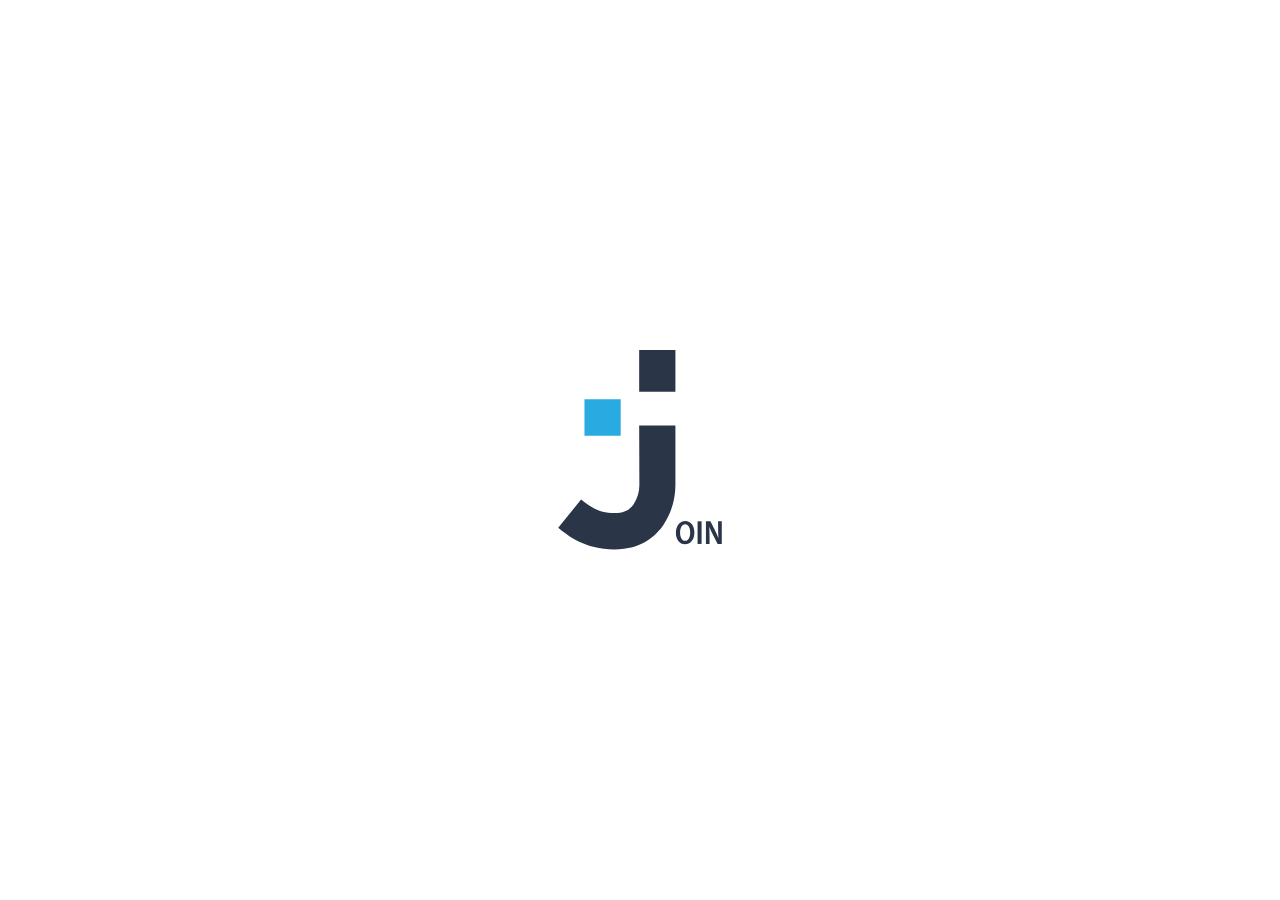
<file: index.html>
<!DOCTYPE html>
<html lang="en">

<head>
  <meta charset="UTF-8">
  <meta name="viewport" content="width=device-width, initial-scale=1.0">
  <title>Login Page</title>
  <link rel="icon" type="image/x-icon" href="./assets/icons/flavicon.png" />
  <link rel="stylesheet" href="./styles/add-task.css">
  <link rel="stylesheet" href="./styles/login.css">
  <link rel="stylesheet" href="./styles/reset.css">
  <link rel="stylesheet" href="./style.css">
  <script src="./scripts/api.js"></script>
  <script src="./scripts/add-task.js"></script>
  <script src="./scripts/signup.js"></script>
  <script src="./scripts/login.js"></script>
  <script src="./script.js"></script>
</head>

<body>
    <div class="logo-overlay">
        <img src="./assets/icons/join-logo.svg" class="logo" alt="-join-logo">
    </div>

<div class="content">
  <header class="header">
    <div class="logo">
      <img src="./assets/icons/join-logo.svg" alt="join-logo" class="join-logo">
    </div>
    <div class="signup">
      <span>Not a Join user?</span>
      <a href="./html-templates/signup.html" class="signup-btn">Sign up</a>
    </div>
  </header>

  <main class="main">
    <div class="login-container">
      <h1 class="login-title">Log in</h1>
      <div class="underline"></div>
      <form class="login-form" onsubmit="preventFromSubmit(event)">
        <div class="input-container password-margin">
          <input type="email" placeholder="Email" name="email" data-field="email" oninput="activateLogin()">
          <img src="./assets/icons/mail.svg" alt="envelope-icon" class="signup-icon">
        </div>
        <div class="error-message" id="email-error"></div>
        <div class="success-message" id="email-success"></div>
        <div class="input-container">
          <input type="password" class="password-field" name="password" placeholder="Password" data-field="password"
            oninput="toggleLockIcon(event, 'firstLock', 'firstEye'); activateLogin()">
          <img src="./assets/icons/lock.svg" alt="lock-icon" class="signup-icon" id="firstLock">
          <img src="./assets/icons/eye-icon.svg" alt="lock-icon" class="signup-icon" style="display: none;"
            id="firstEye" onclick="toggleInputType(event, 'password')">
        </div>
        <p class="error-signup" data-field="errorPassword"></p>
        <div class="button-group">
          <button type="submit" class="btn primary" id="login-btn" onclick="handleLogin()" disabled>Log in</button>
          <button type="button" class="btn secondary" onclick="guestLogin()">Guest Log in</button>
        </div>
      </form>
    </div>
  </main>
  <div class="signup-2">
    <span>Not a Join user?</span>
    <a href="./html-templates/signup.html" class="signup-btn">Sign up</a>
  </div>
  <footer>
    <div class="Legal-texts">
      <span class="Privacy-text"><a href="../html-templates/privacy-policy.html?msg=privacy" class="link">Privacy Policy</a></span>
      <span class="Privacy-text"><a href="./html-templates/legal-notice.html?msg=privacy" class="link">Legal notice</a></span>
    </div>
  </footer>
</div>
</body>

</html>
</file>
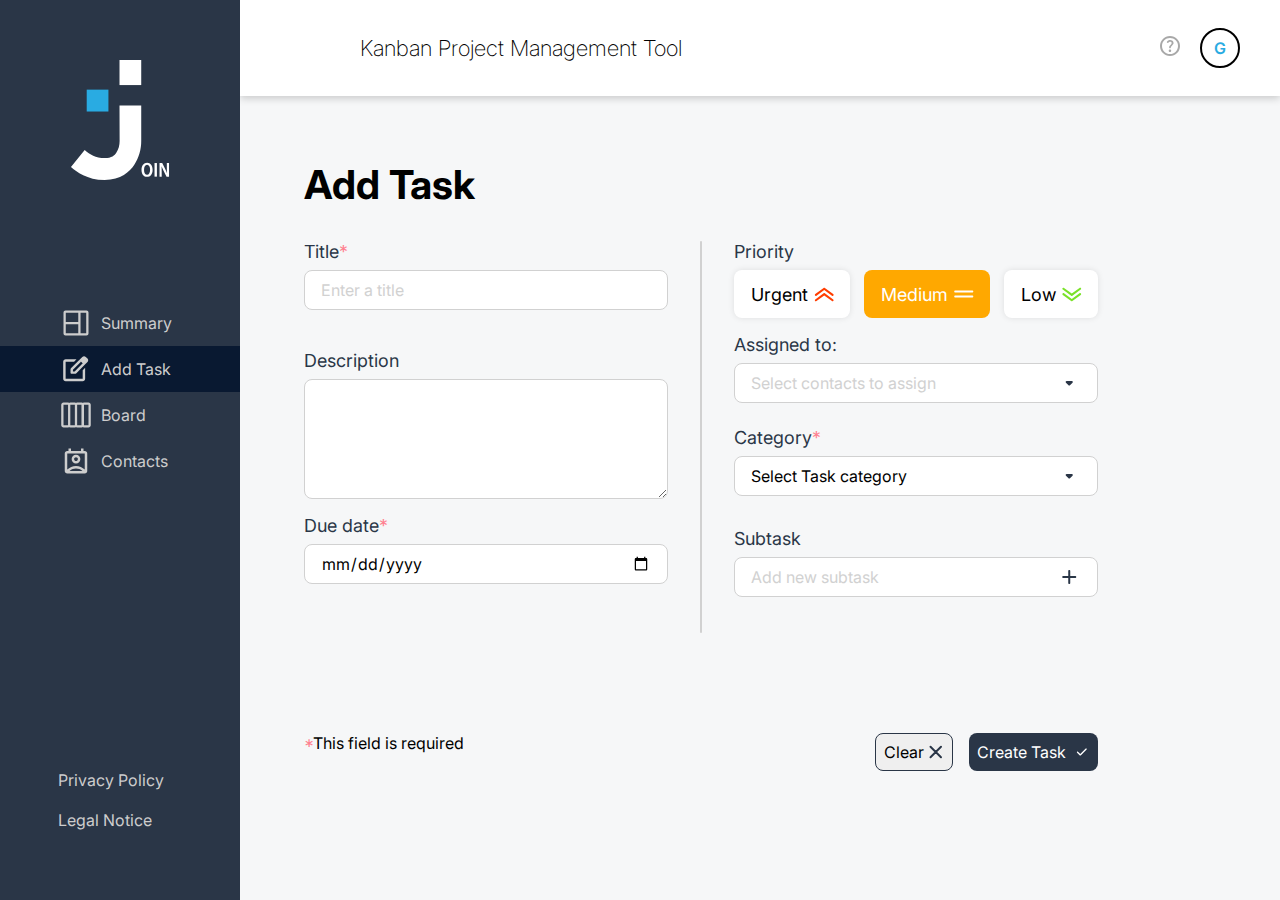
<file: html-templates/add-task.html>
<!DOCTYPE html>
<html lang="en">

<head>
    <meta charset="UTF-8">
    <meta name="viewport" content="width=device-width, initial-scale=1.0">
    <title>Add-Task</title>

    <link rel="icon" type="image/x-icon" href="../assets/icons/flavicon.png" />
    <link rel="stylesheet" href="../style.css">
    <link rel="stylesheet" href="../styles/siderbar.css">
    <link rel="stylesheet" href="../styles/add-task.css">
    <link rel="stylesheet" href="../styles/navbar.css">
    <link rel="stylesheet" href="../styles/right-content-wrapper.css">
    <link rel="stylesheet" href="../styles/reset.css">
    <link rel="stylesheet" href="../styles/board.css">
    <link rel="stylesheet" href="../styles/summary.css">

    <script src="../scripts/api.js"></script>
    <script src="../scripts/templates.js"></script>
    <script src="../scripts/add-task.js"></script>
    <script src="../script.js"></script>
</head>

<body onload="initAddTaskPage(); initializeNavbar()">
    <div class="sidebar-wrapper">
        <img class="join-logo" src="../assets/icons/join-dark.svg" alt="join-logo">
        <nav class="nav-wrapper">
            <ul>
                <li class="nav-link">
                    <div class="img-wrapper">
                        <img src="../assets/icons/summary.svg" alt="summary">
                    </div>
                    <a href="summary.html" data-task="navLink">Summary</a>
                </li>
                <li class="nav-link selected">
                    <div class="img-wrapper">
                        <img src="../assets/icons/add-task.svg" alt="add-task">
                    </div>
                    <a href="add-task.html" data-task="navLink">Add Task</a>
                </li>
                <li class="nav-link">
                    <div class="img-wrapper">
                        <img src="../assets/icons/board.svg" alt="board">
                    </div>
                    <a href="board.html" data-task="navLink">Board</a>
                </li>
                <li class="nav-link">
                    <div class="img-wrapper">
                        <img src="../assets/icons/contacts.svg" alt="contacts">
                    </div>
                    <a href="contacts.html" data-task="navLink">Contacts</a>
                </li>
            </ul>
            <ul class="bottom-links">
                <li class="nav-link"><a href="privacy-policy.html" data-task="navLink">Privacy Policy</a></li>
                <li class="nav-link"><a href="legal-notice.html" data-task="navLink">Legal Notice</a></li>
            </ul>
        </nav>
    </div>

    <main id="right-content-wrapper">
        <section id="navbar">
            <nav class="navbar">
                <img class="join-logo-nav" src="../assets/icons/join-logo.svg" alt="join logo">
                <h2>
                    Kanban Project Management Tool
                </h2>
                <div class="nav-imgs">
                    <a href="../html-templates/help.html">
                        <img class="help-symbol" src="../assets/icons/help.svg" alt="help-symbol">
                    </a>
                    <button class="profile-picture" onclick="toggleMenu()"></button>
                </div>
            </nav>
            <div class="menu-container">
                <div class="menu" id="menu">
                    <a href="../html-templates/help.html" class="menu-item help-page">Help</a>
                    <a href="./legal-notice.html" class="menu-item">Legal Notice</a>
                    <a href="./privacy-policy.html" class="menu-item">Privacy Police</a>
                    <a href="../index.html" class="menu-item">Log out</a>
                </div>
            </div>
        </section>

        <div class="create-task-container">
            <h1 class="header-task">Add Task</h1>
            <form class="tasks-form-container" action="" onsubmit="preventFromSubmit(event)">
                <div class="addTask-Container" id="firstTaskContainer"></div>
                <div class="divider-vertical"></div>
                <div class="addTask-Container" id="secondTaskContainer"></div>
            </form>
            <div class="task-controls">
                <p><span class="red-font">*</span>This field is required</p>
                <div class="task-control-btns">
                    <button id="clear-btn" class="btn-clear"
                        onclick="loadTaskFormTemplate('firstTaskContainer', 'secondTaskContainer')">
                        Clear
                        <div class="clear-icon"></div>
                    </button>
                    <button class="btn-create" onclick="createTaskForm(); runInitIfValid()">
                        Create Task
                        <img src="../assets/icons/check.svg" alt="">
                    </button>
                </div>
            </div>
        </div>
    </main>

</body>

</html>
</file>
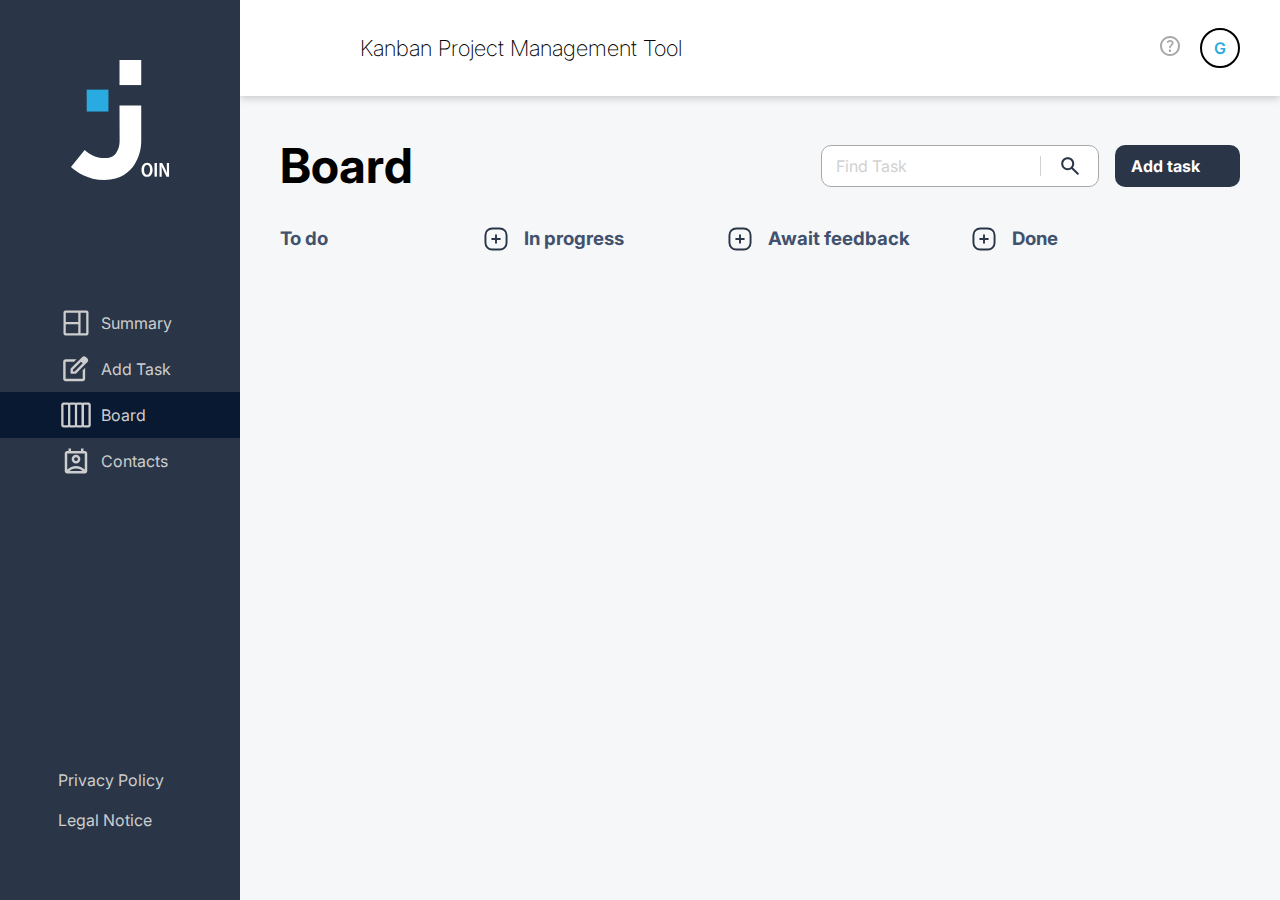
<file: html-templates/board.html>
<!DOCTYPE html>
<html lang="en">

<head>
    <meta charset="UTF-8">
    <meta name="viewport" content="width=device-width, initial-scale=1.0">
    <title>Join</title>

    <link rel="icon" type="image/x-icon" href="../assets/icons/flavicon.png" />
    <link rel="stylesheet" href="../style.css">
    <link rel="stylesheet" href="../styles/reset.css">
    <link rel="stylesheet" href="../styles/siderbar.css">
    <link rel="stylesheet" href="../styles/navbar.css">
    <link rel="stylesheet" href="../styles/board.css">
    <link rel="stylesheet" href="../styles/right-content-wrapper.css">
    <link rel="stylesheet" href="../styles/summary.css">
    <link rel="stylesheet" href="../styles/add-task.css">

    <script src="../scripts/api.js"></script>
    <script src="../scripts/board.js"></script>
    <script src="../scripts/templates.js"></script>
    <script src="../scripts/add-task.js"></script>
    <script src="../script.js"></script>
</head>

<body onload="initializeNavbar()">
    <div class="sidebar-wrapper">
        <img class="join-logo" src="../assets/icons/join-dark.svg" alt="join-logo">
        <nav class="nav-wrapper">
            <ul>
                <li class="nav-link">
                    <div class="img-wrapper">
                        <img src="../assets/icons/summary.svg" alt="summary">
                    </div>
                    <a href="summary.html" data-task="navLink">Summary</a>
                </li>
                <li class="nav-link">
                    <div class="img-wrapper">
                        <img src="../assets/icons/add-task.svg" alt="add-task">
                    </div>
                    <a href="add-task.html" data-task="navLink">Add Task</a>
                </li>
                <li class="nav-link selected">
                    <div class="img-wrapper">
                        <img src="../assets/icons/board.svg" alt="board">
                    </div>
                    <a href="board.html" data-task="navLink">Board</a>
                </li>
                <li class="nav-link">
                    <div class="img-wrapper">
                        <img src="../assets/icons/contacts.svg" alt="contacts">
                    </div>
                    <a href="contacts.html" data-task="navLink">Contacts</a>
                </li>
            </ul>
            <ul class="bottom-links">
                <li class="nav-link"><a href="privacy-policy.html" data-task="navLink">Privacy Policy</a></li>
                <li class="nav-link"><a href="legal-notice.html" data-task="navLink">Legal Notice</a></li>
            </ul>
        </nav>
    </div>

    <main id="right-content-wrapper">

        <section id="navbar">
            <nav class="navbar">
                <img class="join-logo-nav" src="../assets/icons/join-logo.svg" alt="join logo">
                <h2>
                    Kanban Project Management Tool
                </h2>
                <div class="nav-imgs">
                    <a href="../html-templates/help.html">
                        <img src="../assets/icons/help.svg" class="help-symbol" alt="help-symbol">
                    </a>
                    <button class="profile-picture" onclick="toggleMenu()"></button>
                </div>
            </nav>
            <div class="menu-container">
                <div class="menu" id="menu">
                    <a href="../html-templates/help.html" class="menu-item help-page">Help</a>
                    <a href="../html-templates/legal-notice.html" class="menu-item">Legal Notice</a>
                    <a href="../html-templates/privacy-policy.html" class="menu-item">Privacy Police</a>
                    <a href="../index.html" class="menu-item">Log out</a>
                </div>
            </div>
        </section>

        <section id="content-wrapper">
            <div class="board-wrapper">
                <header class="board-header">
                    <div class="mobile-header">
                        <h1>Board</h1>
                        <button class="add-btn add-btn-mobile hidden" id="add-task-btn-mobile"
                            onclick="addTask('to-do')">
                            <span class="add-task-text">Add task</span>
                            <img src="../assets/icons/add.svg" alt="Add" class="add-icon">
                        </button>
                    </div>
                    <div style="display: flex;">
                        <div class="search-field-wrapper search-field-wrapper-desktop">
                            <input type="search" placeholder="Find Task" id="search-input" class="search-field"
                                oninput="searchTasks()">
                            <span class="search-devider"></span>
                            <img src="../assets/icons/search.svg" alt="Search" class="search-icon">
                        </div>
                        <button class="add-btn add-btn-desktop" id="add-task-btn" onclick="addTask('to-do')">
                            <span class="add-task-text">Add task</span>
                            <img src="../assets/icons/add.svg" alt="Add" class="add-icon">
                        </button>
                    </div>
                    <div class="search-field-wrapper search-field-wrapper-mobile hidden">
                        <input type="search" placeholder="Find Task" id="search-input" class="search-field"
                            oninput="searchTasks()">
                        <span class="search-devider"></span>
                        <img src="../assets/icons/search.svg" alt="Search" class="search-icon">
                    </div>
                </header>

                <div class="board">
                    <div class="column" data-task="to-do">
                        <div class="column-header">
                            <h3>To do</h3>
                            <a href="../html-templates/add-task.html">
                                <img src="../assets/icons/plus_button.svg" alt="plus-button">
                            </a>
                        </div>
                        <div class="task-wrapper" ondrop="dropHandler(event, 'to-do')"
                            ondragover="dragoverHandler(event)"></div>
                    </div>

                    <div class="column" data-task="in-progress">
                        <div class="column-header">
                            <h3>In progress</h3>
                            <a href="../html-templates/add-task.html"></a>
                                <img src="../assets/icons/plus_button.svg" alt="plus-button">
                            </a>
                        </div>
                        <div class="task-wrapper" ondrop="dropHandler(event, 'in-progress')"
                            ondragover="dragoverHandler(event)"></div>
                    </div>

                    <div class="column" data-task="await-feedback">
                        <div class="column-header">
                            <h3>Await feedback</h3>
                            <a href="../html-templates/add-task.html"></a>
                                <img src="../assets/icons/plus_button.svg" alt="plus-button">
                            </a>
                        </div>
                        <div class="task-wrapper" ondrop="dropHandler(event, 'await-feedback')"
                            ondragover="dragoverHandler(event)"></div>
                    </div>

                    <div class="column" data-task="done">
                        <div class="column-header">
                            <h3>Done</h3>
                        </div>
                        <div class="task-wrapper" ondrop="dropHandler(event, 'done')"
                            ondragover="dragoverHandler(event)"></div>
                    </div>
                </div>
                <div class="no-results hidden">No tasks found</div>
            </div>
        </section>
    </main>

    <div class="add-task-board d-none" id="add-task-board" onclick="closeAddTask()">
        <div class="task-overlay center_element transit" id="task-overlay" onclick="onclickProtection(event)">
            <h1>Add Task <button class="close-task" onclick="closeAddTask(); resetTaskData()"></button></h1>
            <form class="board-tasks-container" onsubmit="preventFromSubmit(event)">
                <div class="addTask-Container" id="firstBoardAddTask"></div>
                <div class="divider-vertical"></div>
                <div class="addTask-Container" id="secondBoardAddTask"></div>
            </form>
            <div class="task-controls">
                <p><span class="star-important">*</span>This field is required</p>
                <div class="task-control-btns">
                    <button class="btn-clear">
                        Clear
                        <div class="clear-icon"></div>
                    </button>
                    <button class="btn-create" onclick="renderTaskFromBoard()">
                        Create Task
                        <img src="../assets/icons/check.svg" alt="">
                    </button>
                </div>
            </div>
        </div>
    </div>

    <div id="overlay" class="overlay hidden" onclick="closeOverlay()"></div>
</body>

</html>
</file>
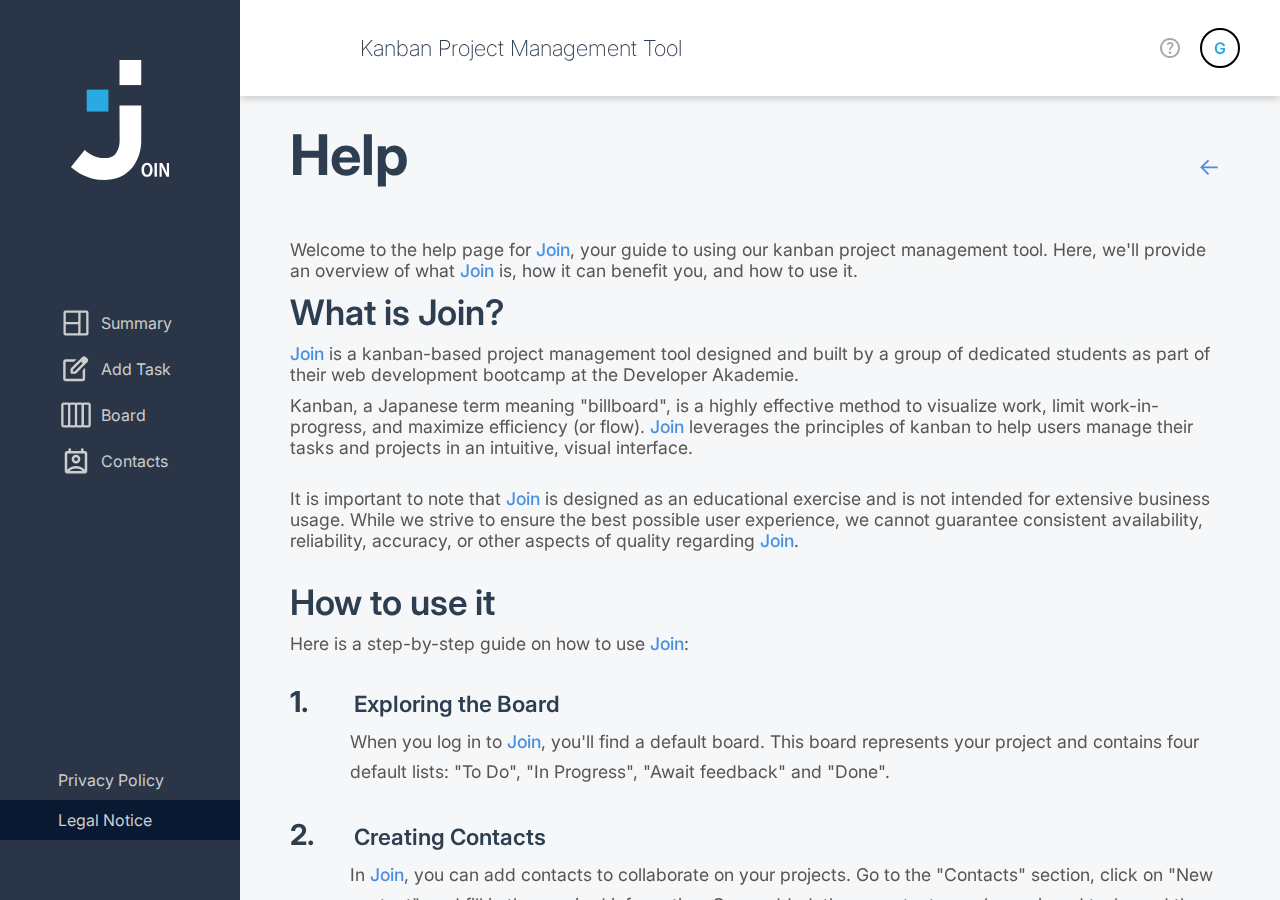
<file: html-templates/help.html>
<!DOCTYPE html>
<html lang="en">

<head>
    <meta charset="UTF-8">
    <meta name="viewport" content="width=device-width, initial-scale=1.0">
    <title>Help</title>

    <link rel="icon" type="image/x-icon" href="../assets/icons/flavicon.png" />
    <link rel="stylesheet" href="../style.css">
    <link rel="stylesheet" href="../styles/reset.css">
    <link rel="stylesheet" href="../styles/siderbar.css">
    <link rel="stylesheet" href="../styles/add-task.css">
    <link rel="stylesheet" href="../styles/help.css">
    <link rel="stylesheet" href="../styles/navbar.css">
  

    <script src="../scripts/api.js"></script>
    <script src="../scripts/templates.js"></script>
    <script src="../script.js"></script>
</head>

<body onload="initializeNavbar(); isPrivacyMessage()" class="main-flexbox">
    <div class="sidebar-wrapper">
        <img class="join-logo" src="../assets/icons/join-dark.svg" alt="join-logo">
        <nav class="nav-wrapper">
            <ul>
                <li class="nav-link">
                    <div class="img-wrapper">
                        <img src="../assets/icons/summary.svg" alt="summary">
                    </div>
                    <a href="summary.html" data-task="navLink">Summary</a>
                </li>
                <li class="nav-link">
                    <div class="img-wrapper">
                        <img src="../assets/icons/add-task.svg" alt="add-task">
                    </div>
                    <a href="add-task.html" data-task="navLink">Add Task</a>
                </li>
                <li class="nav-link">
                    <div class="img-wrapper">
                        <img src="../assets/icons/board.svg" alt="board">
                    </div>
                    <a href="board.html" data-task="navLink">Board</a>
                </li>
                <li class="nav-link">
                    <div class="img-wrapper">
                        <img src="../assets/icons/contacts.svg" alt="contacts">
                    </div>
                    <a href="contacts.html" data-task="navLink">Contacts</a>
                </li>
            </ul>
            <ul class="bottom-links">
                <li class="nav-link"><a href="privacy-policy.html" data-task="navLink">Privacy Policy</a></li>
                <li class="nav-link selected"><a href="legal-notice.html" data-task="navLink">Legal Notice</a></li>
            </ul>
        </nav>
    </div>
    <main id="right-content-wrapper" class="privacy-container">
        <section id="navbar">
            <nav class="navbar">
                <img class="join-logo-nav" src="../assets/icons/join-logo.svg" alt="join logo">
                <h2>
                    Kanban Project Management Tool
                </h2>
                <div class="nav-imgs">
                    <img src="../assets/icons/help.svg" alt="help-symbol" class="help-symbol">
                    <button class="profile-picture" onclick="toggleMenu()"></button>
                </div>
            </nav>
            <div class="menu-container">
                <div class="menu" id="menu">
                    <a href="../html-templates/help.html" class="menu-item help-page">Help</a>
                    <a href="../html-templates/legal-notice.html" class="menu-item">Legal Notice</a>
                    <a href="../html-templates/privacy-policy.html" class="menu-item">Privacy Police</a>
                    <a href="../index.html" class="menu-item">Log out</a>
                </div>
            </div>
        </section>
        <div class="container">
            <div class="header">
                <h1>Help</h1>
                <a href="../html-templates/summary.html">
                    <button class="back-button">←</button>
                </a>
            </div>
    
            <div class="content-section">
                <p class="intro-text">
                    Welcome to the help page for <a href="#" class="join-link">Join</a>, your guide to using our kanban project management tool. Here, we'll provide an overview of what <a href="#" class="join-link">Join</a> is, how it can benefit you, and how to use it.
                </p>
    
                <h2>What is Join?</h2>
                <p>
                    <a href="#" class="join-link">Join</a> is a kanban-based project management tool designed and built by a group of dedicated students as part of their web development bootcamp at the Developer Akademie.
                </p>
                
                <p>
                    Kanban, a Japanese term meaning "billboard", is a highly effective method to visualize work, limit work-in-progress, and maximize efficiency (or flow). <a href="#" class="join-link">Join</a> leverages the principles of kanban to help users manage their tasks and projects in an intuitive, visual interface.
                </p>
    
                <div class="warning">
                    <p>
                        It is important to note that <a href="#" class="join-link">Join</a> is designed as an educational exercise and is not intended for extensive business usage. While we strive to ensure the best possible user experience, we cannot guarantee consistent availability, reliability, accuracy, or other aspects of quality regarding <a href="#" class="join-link">Join</a>.
                    </p>
                </div>
            </div>
    
            <div class="content-section">
                <h2>How to use it</h2>
                <p>Here is a step-by-step guide on how to use <a href="#" class="join-link">Join</a>:</p>
    
                <div class="step">
                    <span class="step-number">1.</span>
                    <div class="step-title">Exploring the Board</div>
                    <div class="step-content">
                        When you log in to <a href="#" class="join-link">Join</a>, you'll find a default board. This board represents your project and contains four default lists: "To Do", "In Progress", "Await feedback" and "Done".
                    </div>
                </div>
    
                <div class="step">
                    <span class="step-number">2.</span>
                    <div class="step-title">Creating Contacts</div>
                    <div class="step-content">
                        In <a href="#" class="join-link">Join</a>, you can add contacts to collaborate on your projects. Go to the "Contacts" section, click on "New contact", and fill in the required information. Once added, these contacts can be assigned tasks and they can interact with the tasks on the board.
                    </div>
                </div>
    
                <div class="step">
                    <span class="step-number">3.</span>
                    <div class="step-title">Adding Cards</div>
                    <div class="step-content">
                        Now that you've added your contacts, you can start adding cards. Cards represent individual tasks. Click the "+" button under the appropriate list to create a new card. Fill in the task details in the card, like task name, description, due date, assignees, etc.
                    </div>
                </div>
    
                <div class="step">
                    <span class="step-number">4.</span>
                    <div class="step-title">Moving Cards</div>
                    <div class="step-content">
                        As the task moves from one stage to another, you can reflect that on the board by dragging and dropping the card from one list to another.
                    </div>
                </div>
    
                <div class="step">
                    <span class="step-number">5.</span>
                    <div class="step-title">Deleting Cards</div>
                    <div class="step-content">
                        Once a task is completed, you can either move it to the "Done" list or delete it. Deleting a card will permanently remove it from the board. Please exercise caution when deleting cards, as this action is irreversible.
                    </div>
                </div>
    
                <p style="margin-top: 30px;">
                    Remember that using <a href="#" class="join-link">Join</a> effectively requires consistent updates from you and your team to ensure the board reflects the current state of your project.
                </p>
    
                <div class="contact-info">
                    <p>
                        Have more questions about <a href="#" class="join-link">Join</a>? Feel free to contact us at [Your Contact Email]. We're here to help you!
                    </p>
                </div>
            </div>
    
            <div class="final-message">
                Enjoy using Join!
            </div>
        </div>
    </main>
</body>

</html>
</file>
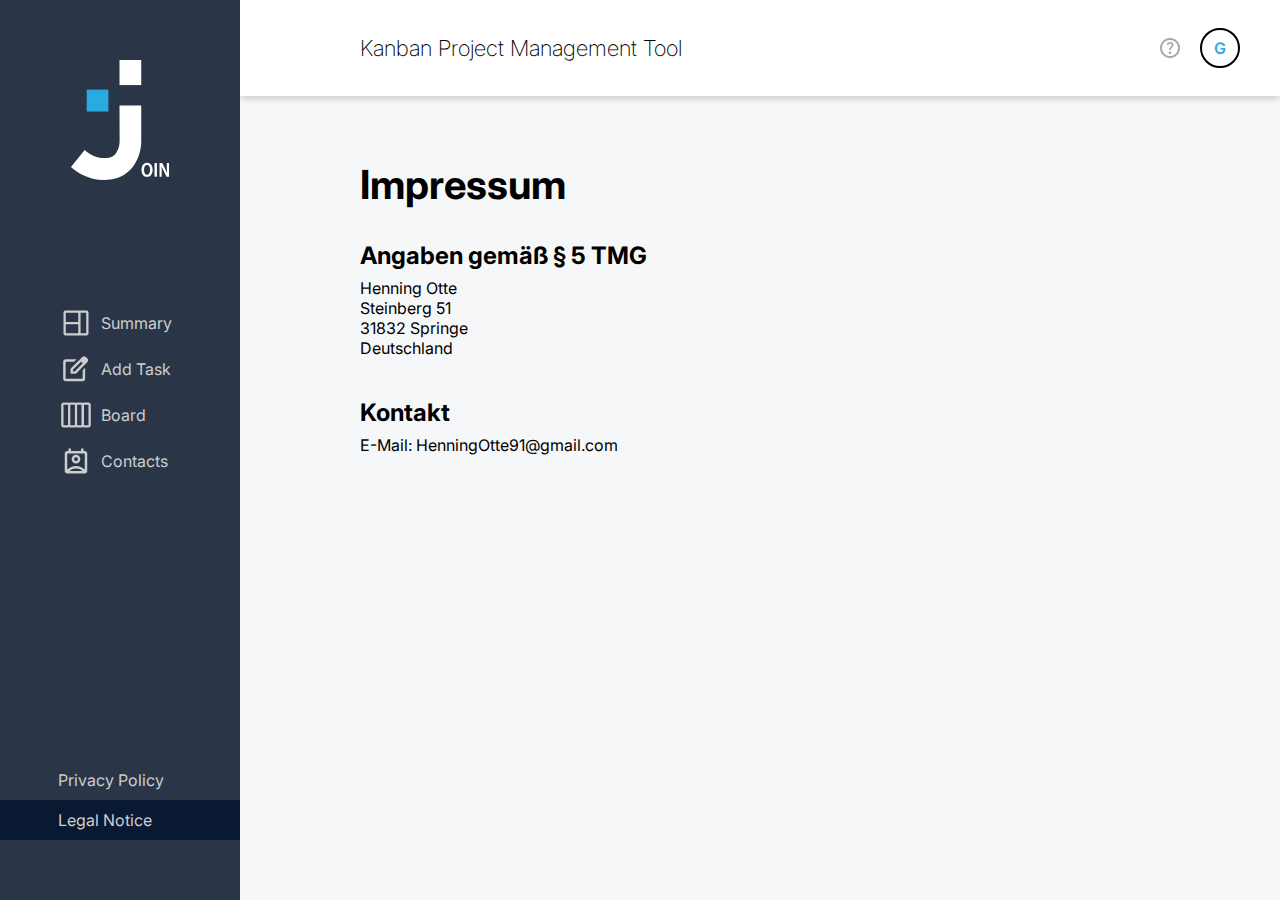
<file: html-templates/legal-notice.html>
<!DOCTYPE html>
<html lang="en">

<head>
    <meta charset="UTF-8">
    <meta name="viewport" content="width=device-width, initial-scale=1.0">
    <title>Add-Task</title>

    <link rel="icon" type="image/x-icon" href="../assets/icons/flavicon.png" />
    <link rel="stylesheet" href="../style.css">
    <link rel="stylesheet" href="../styles/reset.css">
    <link rel="stylesheet" href="../styles/siderbar.css">
    <link rel="stylesheet" href="../styles/navbar.css">
    <link rel="stylesheet" href="../styles/add-task.css">

    <script src="../scripts/api.js"></script>
    <script src="../scripts/templates.js"></script>
    <script src="../script.js"></script>
</head>

<body onload="initializeNavbar(); isPrivacyMessage()" class="main-flexbox">
    <div class="sidebar-wrapper">
        <img class="join-logo" src="../assets/icons/join-dark.svg" alt="join-logo">
        <nav class="nav-wrapper">
            <ul>
                <li class="nav-link">
                    <div class="img-wrapper">
                        <img src="../assets/icons/summary.svg" alt="summary">
                    </div>
                    <a href="summary.html" data-task="navLink">Summary</a>
                </li>
                <li class="nav-link">
                    <div class="img-wrapper">
                        <img src="../assets/icons/add-task.svg" alt="add-task">
                    </div>
                    <a href="add-task.html" data-task="navLink">Add Task</a>
                </li>
                <li class="nav-link">
                    <div class="img-wrapper">
                        <img src="../assets/icons/board.svg" alt="board">
                    </div>
                    <a href="board.html" data-task="navLink">Board</a>
                </li>
                <li class="nav-link">
                    <div class="img-wrapper">
                        <img src="../assets/icons/contacts.svg" alt="contacts">
                    </div>
                    <a href="contacts.html" data-task="navLink">Contacts</a>
                </li>
            </ul>
            <ul class="bottom-links">
                <li class="nav-link"><a href="privacy-policy.html" data-task="navLink">Privacy Policy</a></li>
                <li class="nav-link selected"><a href="legal-notice.html" data-task="navLink">Legal Notice</a></li>
            </ul>
        </nav>
    </div>
    <main id="right-content-wrapper" class="privacy-container">
        <section id="navbar">
            <nav class="navbar">
                <h2>
                    Kanban Project Management Tool
                </h2>
                <div class="nav-imgs">
                    <img src="../assets/icons/help.svg" alt="help-symbol">
                    <button class="profile-picture" onclick="toggleMenu()"></button>
                </div>
            </nav>
            <div class="menu-container">
                <div class="menu" id="menu">
                    <a href="./legal-notice.html" class="menu-item">Legal Notice</a>
                    <a href="./privacy-policy.html" class="menu-item">Privacy Police</a>
                    <a href="../index.html" class="menu-item">Log out</a>
                </div>
            </div>
        </section>
        <section id="privacy-en" class="privacy-section">
            <h1 class="header-task">Impressum</h1>
            <h2>Angaben gemäß § 5 TMG</h2>
            <p class="spacer-bottom">
                Henning Otte<br>
                Steinberg 51<br>
                31832 Springe<br>
                Deutschland
            </p>
            <h2>Kontakt</h2>
            <p class="spacer-bottom">
                E-Mail: <a href="mailto:HenningOtte91@gmail.com">HenningOtte91@gmail.com</a>
            </p>
        </section>
    </main>
</body>

</html>
</file>
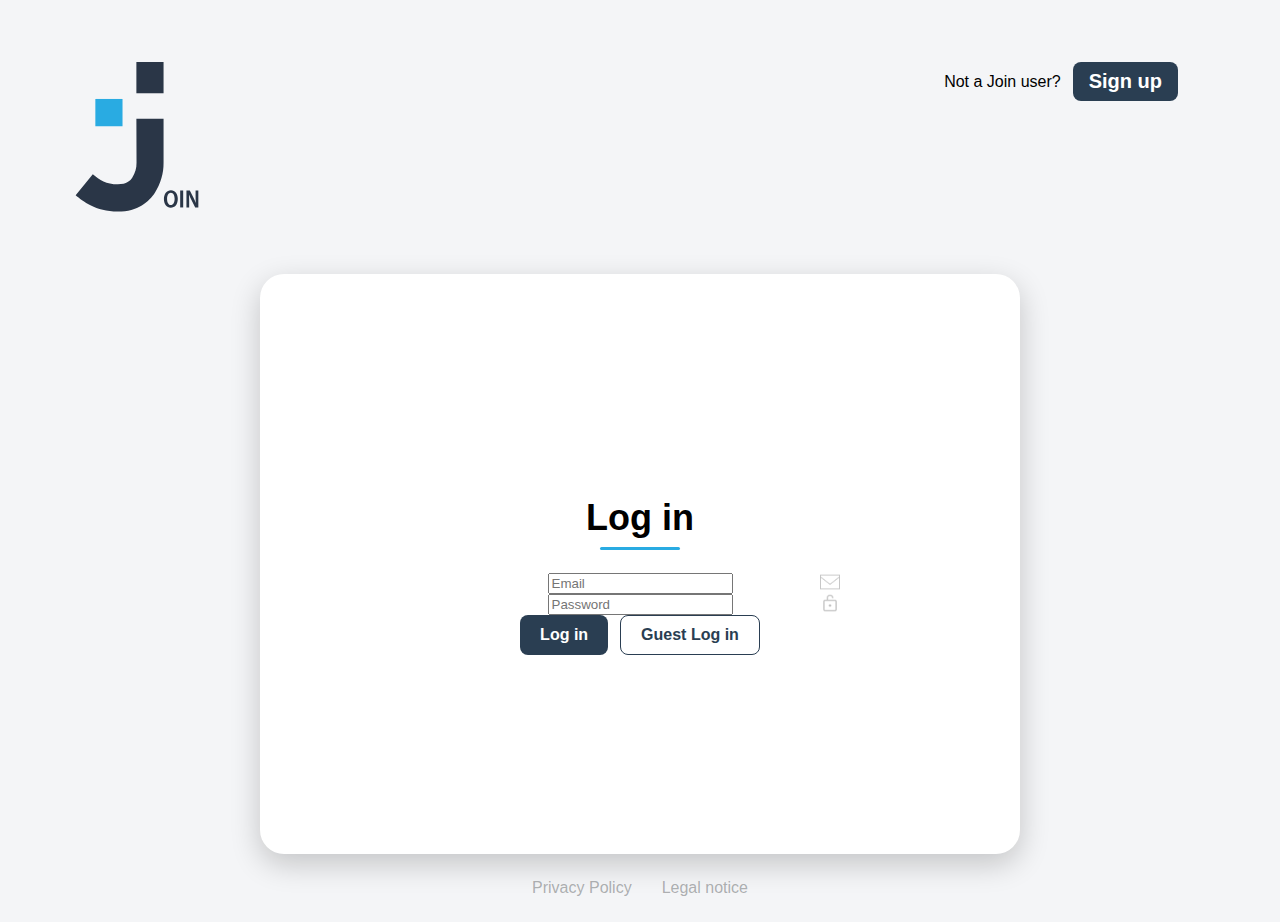
<file: html-templates/login.html>
<!DOCTYPE html>
<html lang="en">
<head>
    <meta charset="UTF-8">
    <meta name="viewport" content="width=device-width, initial-scale=1.0">
    <title>Login Page</title>
    <link rel="stylesheet" href="/styles/login.css">
    
</head>
<body>

    <header class="header">
        <div class="logo">
          <img src="/Assets/icons/join-logo.svg" alt="join-logo" class="join-logo">
        </div>
        <div class="signup">
          <span>Not a Join user?</span>
          <button class="signup-btn">Sign up</button>
        </div>
      </header>
    
      <main class="main">
        <div class="login-container">
          <h1 class="login-title">Log in</h1>
          <div class="underline"></div>
    
          <form class="login-form">
            <div class="input-group">
              <input type="email" placeholder="Email" required />
              <i class="envelope">
                <img src="/Assets/icons/email-icon.png" alt="envelope-icon" class="envelope-icon">
              </i>
            </div>
    
            <div class="input-group">
              <input type="password" placeholder="Password" required />
              <i class="lock">
                <img src="/Assets/icons/lock-icon.png" alt="lock-icon" class="lock-icon">
              </i>
            </div>
    
            <div class="button-group">
              <button type="submit" class="btn primary">Log in</button>
              <button type="button" class="btn secondary">Guest Log in</button>
            </div>
          </form>
        </div>
      </main>
    
      <footer>
        <div class="Legal-texts">
          <span class="Privacy-text">Privacy Policy</span>
          <span class="Privacy-text">Legal notice</span>
        </div>
      </footer>
    
</body>
</html>
</file>
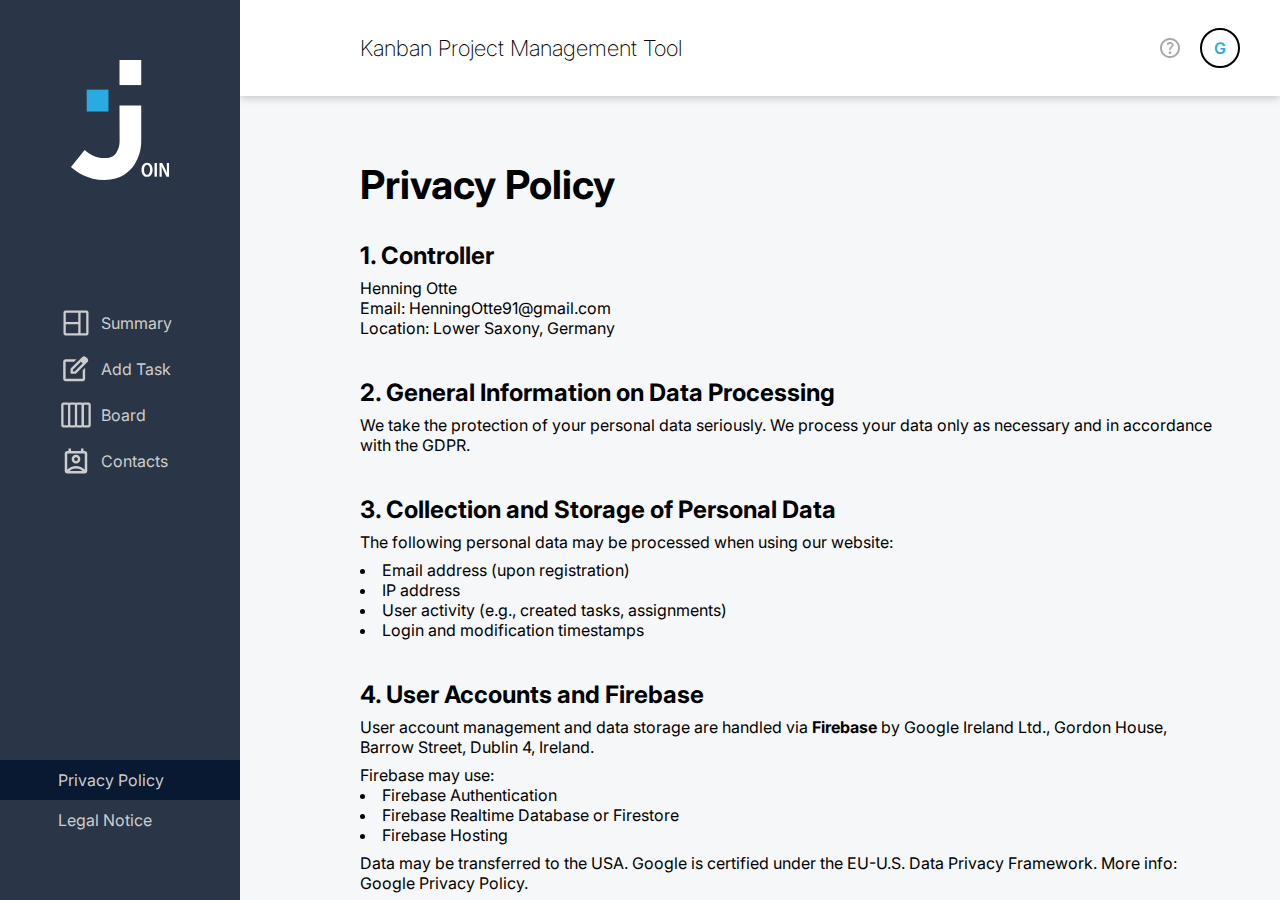
<file: html-templates/privacy-policy.html>
<!DOCTYPE html>
<html lang="en">

<head>
    <meta charset="UTF-8">
    <meta name="viewport" content="width=device-width, initial-scale=1.0">
    <title>Add-Task</title>

    <link rel="icon" type="image/x-icon" href="../assets/icons/flavicon.png" />
    <link rel="stylesheet" href="../style.css">
    <link rel="stylesheet" href="../styles/reset.css">
    <link rel="stylesheet" href="../styles/siderbar.css">
    <link rel="stylesheet" href="../styles/navbar.css">
    <link rel="stylesheet" href="../styles/add-task.css">

    <script src="../scripts/api.js"></script>
    <script src="../scripts/templates.js"></script>
    <script src="../script.js"></script>
</head>

<body onload="initializeNavbar(); isPrivacyMessage()" class="main-flexbox">
    <div class="sidebar-wrapper">
        <img class="join-logo" src="../assets/icons/join-dark.svg" alt="join-logo">
        <nav class="nav-wrapper">
            <ul>
                <li class="nav-link">
                    <div class="img-wrapper">
                        <img src="../assets/icons/summary.svg" alt="summary">
                    </div>
                    <a href="summary.html" data-task="navLink">Summary</a>
                </li>
                <li class="nav-link">
                    <div class="img-wrapper">
                        <img src="../assets/icons/add-task.svg" alt="add-task">
                    </div>
                    <a href="add-task.html" data-task="navLink">Add Task</a>
                </li>
                <li class="nav-link">
                    <div class="img-wrapper">
                        <img src="../assets/icons/board.svg" alt="board">
                    </div>
                    <a href="board.html" data-task="navLink">Board</a>
                </li>
                <li class="nav-link">
                    <div class="img-wrapper">
                        <img src="../assets/icons/contacts.svg" alt="contacts">
                    </div>
                    <a href="contacts.html" data-task="navLink">Contacts</a>
                </li>
            </ul>
            <ul class="bottom-links">
                <li class="nav-link selected"><a href="privacy-policy.html" data-task="navLink">Privacy Policy</a></li>
                <li><a href="legal-notice.html" data-task="navLink">Legal Notice</a></li>
            </ul>
        </nav>
    </div>
    <main id="right-content-wrapper" class="privacy-container">
        <section id="navbar">
            <nav class="navbar">
                <h2>
                    Kanban Project Management Tool
                </h2>
                <div class="nav-imgs">
                    <img src="../assets/icons/help.svg" alt="help-symbol">
                    <button class="profile-picture" onclick="toggleMenu()"></button>
                </div>
            </nav>
            <div class="menu-container">
                <div class="menu" id="menu">
                    <a href="./help.html" class="menu-item">Help</a>
                    <a href="./legal-notice.html" class="menu-item">Legal Notice</a>
                    <a href="./privacy-policy.html" class="menu-item">Privacy Police</a>
                    <a href="../index.html" class="menu-item">Log out</a>
                </div>
            </div>
        </section>
        <section id="privacy-en" class="privacy-section">
            <h1 class="header-task">Privacy Policy</h1>
            <h2>1. Controller</h2>
            <p class="spacer-bottom">
                Henning Otte<br />
                Email: <a href="mailto:HenningOtte91@gmail.com">HenningOtte91@gmail.com</a><br />
                Location: Lower Saxony, Germany
            </p>

            <h2>2. General Information on Data Processing</h2>
            <p class="spacer-bottom">
                We take the protection of your personal data seriously. We process your data only as necessary and in
                accordance with the GDPR.
            </p>

            <h2>3. Collection and Storage of Personal Data</h2>
            <p class="privacy-subline">The following personal data may be processed when using our website:</p>
            <ul class="spacer-bottom">
                <li>Email address (upon registration)</li>
                <li>IP address</li>
                <li>User activity (e.g., created tasks, assignments)</li>
                <li>Login and modification timestamps</li>
            </ul>

            <h2>4. User Accounts and Firebase</h2>
            <p class="privacy-subline">
                User account management and data storage are handled via <strong>Firebase</strong> by Google Ireland
                Ltd., Gordon House, Barrow Street, Dublin 4, Ireland.
            </p>
            <p>Firebase may use:</p>
            <ul class="privacy-subline">
                <li>Firebase Authentication</li>
                <li>Firebase Realtime Database or Firestore</li>
                <li>Firebase Hosting</li>
            </ul>
            <p class="spacer-bottom">
                Data may be transferred to the USA. Google is certified under the EU-U.S. Data Privacy Framework. More
                info: <a href="https://policies.google.com/privacy" target="_blank" rel="noopener">Google Privacy
                    Policy</a>.
            </p>

            <h2>5. Legal Basis for Processing</h2>
            <p class="spacer-bottom">
                Processing is based on Art. 6(1)(b) GDPR (contract performance) and Art. 6(1)(f) GDPR (legitimate
                interest).
            </p>

            <h2>6. Data Retention and Deletion</h2>
            <p class="spacer-bottom">
                Personal data is stored only as long as needed. Users can request account and data deletion at any time.
            </p>

            <h2>7. International Data Transfers</h2>
            <p class="spacer-bottom">
                As Firebase is a Google service, data may be transferred outside the EU, including the USA. Google
                provides adequate safeguards under GDPR.
            </p>

            <h2>8. Your Rights</h2>
            <p>You have the right to:</p>
            <ul class="privacy-subline">
                <li>Access (Art. 15 GDPR)</li>
                <li>Rectification (Art. 16 GDPR)</li>
                <li>Erasure (Art. 17 GDPR)</li>
                <li>Restriction of processing (Art. 18 GDPR)</li>
                <li>Data portability (Art. 20 GDPR)</li>
                <li>Objection (Art. 21 GDPR)</li>
            </ul>
            <p class="spacer-bottom">
                Contact: <a href="mailto:HenningOtte91@gmail.com">HenningOtte91@gmail.com</a>
            </p>

            <h2>9. Changes to This Privacy Policy</h2>
            <p class="spacer-bottom">
                We reserve the right to update this Privacy Policy. The current version is always available on this
                website.
            </p>
            <p><strong>Effective date:</strong> August 2025</p>
        </section>
    </main>
</body>

</html>
</file>
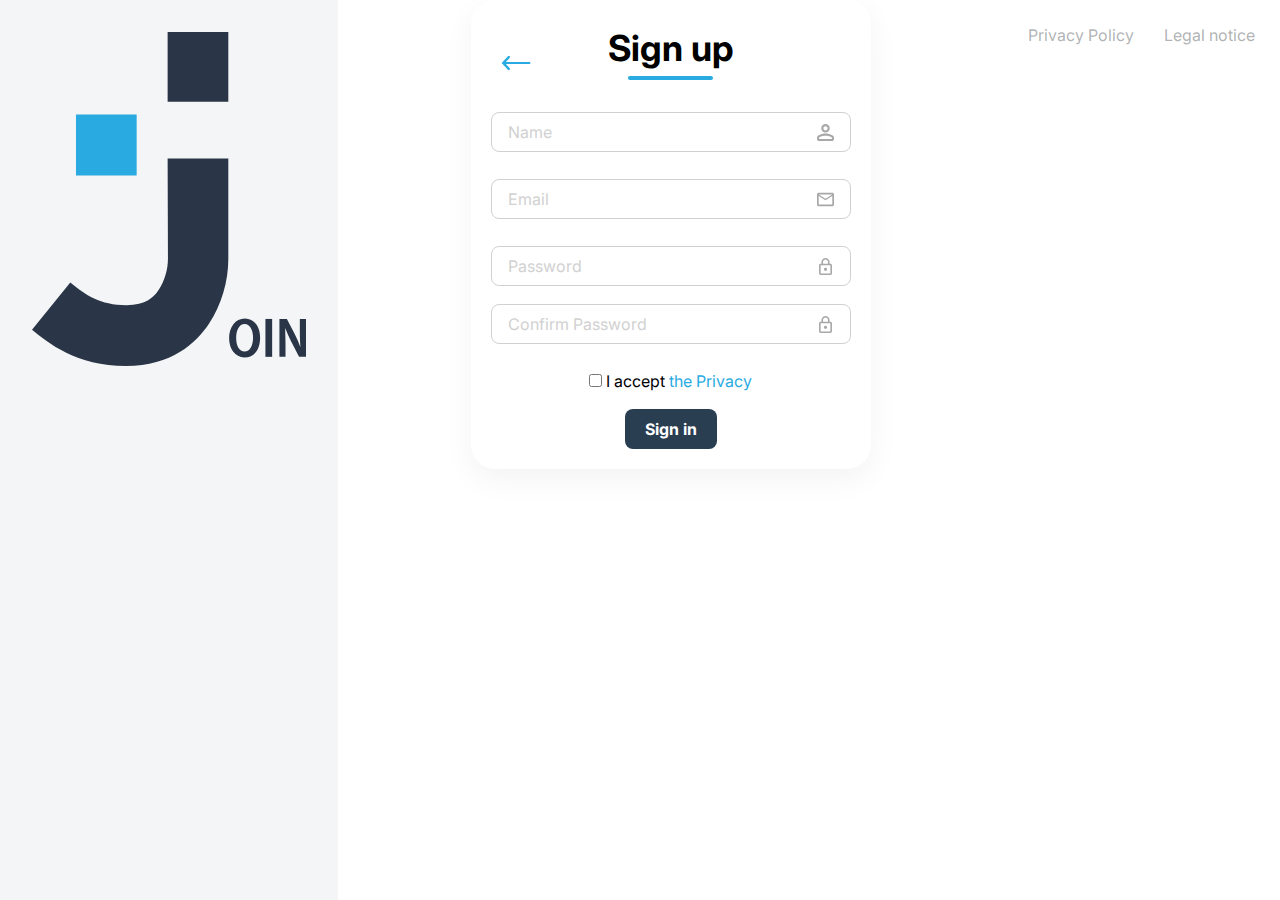
<file: html-templates/signup.html>
<!DOCTYPE html>
<html lang="en">

<head>
    <meta charset="UTF-8">
    <meta name="viewport" content="width=device-width, initial-scale=1.0">
    <title>sign up</title>
    <link rel="icon" type="image/x-icon" href="../assets/icons/flavicon.png" />
    <link rel="stylesheet" href="../styles/reset.css">
    <link rel="stylesheet" href="../styles/signup.css">
    <link rel="stylesheet" href="../styles/add-task.css">
    <script src="../scripts/api.js"></script>
    <script src="../scripts/add-task.js"></script>
    <script src="../scripts/signup.js"></script>
</head>

<body>
    <header class="header">
        <div class="logo">
            <img src="../assets/icons/join-logo.svg" alt="join-logo" class="join-logo">
        </div>
    </header>
    <main class="main">
        <div class="signup-container">
            <div class="titel-container">
                <a href="login.html"><img src="../assets/icons/left-arrow-.png" alt="arrow-icon" class="arrow-icon"></a>
                <h1 class="login-title">Sign up</h1>
            </div>
            <div class="underline"></div>
            <form class="login-form" type="submit" onsubmit="preventFromSubmit(event); addUser()">
                <div class="input-container">
                    <input type="text" placeholder="Name" name="name" data-field="name">
                    <img src="../assets/icons/person.svg" alt="person-icon" class="signup-icon">
                </div>
                <p class="error-signup" data-field="errorName"></p>
                <div class="input-container">
                    <input type="email" placeholder="Email" name="email" data-field="email">
                    <img src="../assets/icons/mail.svg" alt="envelope-icon" class="signup-icon">
                </div>
                <p class="error-signup" data-field="errorEmail"></p>
                <div class="input-container password-margin">
                    <input type="password" class="password-field" name="password" placeholder="Password"
                        data-field="password" oninput="toggleLockIcon(event, 'firstLock', 'firstEye')">
                    <img src="../assets/icons/lock.svg" alt="lock-icon" class="signup-icon" id="firstLock">
                    <img src="../assets/icons/eye-icon.svg" alt="lock-icon" class="signup-icon" style="display: none;"
                        id="firstEye" onclick="toggleInputType(event, 'password')">
                </div>
                <div class="input-container">
                    <input type="password" class="password-field" name="confirmPassword" placeholder="Confirm Password"
                        data-field="confirmPassword" oninput="toggleLockIcon(event, 'secondLock', 'secondEye')">
                    <img src="../assets/icons/lock.svg" alt="lock-icon" class="signup-icon" id="secondLock">
                    <img src="../assets/icons/eye-icon.svg" alt="lock-icon" class="signup-icon" style="display: none;"
                        id="secondEye" onclick="toggleInputType(event, 'confirmPassword')">
                </div>
                <p class="error-signup" data-field="errorPassword"></p>
                <div class="checkbox-container">
                    <input type="checkbox" id="privacyCheckbox" name="vehicle1">
                    <label for="vehicle1"> I accept <p class="privacy-text">the Privacy</p></label>
                </div>
                <div class="button-group">
                    <button class="btn primary">Sign in</button>
                </div>
            </form>
        </div>
    </main>
    <footer>
        <div class="Legal-texts">
            <span class="Privacy-text">Privacy Policy</span>
            <span class="Privacy-text">Legal notice</span>
        </div>
    </footer>
</body>

</html>
</file>
<file: styles/add-task.css>
:root {
  --orange: #ff7a00;
  --dark-violet: #9327ff;
  --violet-blue: #6e52ff;
  --purple: #fc71ff;
  --honey: #ffbb2b;
  --turquoise: #1fd7c1;
}

button div {
  user-select: none;
  pointer-events: none;
}

.rotate-180deg {
  transform: rotate(180deg);
}

.placeholder-sidebar {
  width: 232px;
  height: 100vh;
  background-color: #2a3647;
}

.create-task-container {
  width: max-content;
  margin: 64px 0 32px 64px;
}

.header-task {
  margin-bottom: 32px;
  font-size: 40px;
}

.tasks-form-container {
  height: auto;
  display: flex;
  flex-direction: row;
  gap: 32px;
  margin-bottom: 32px;
}

.addTask-Container {
  width: 364px;
  display: flex;
  flex-direction: column;
  gap: 16px;
}

.task-container {
  display: flex;
  flex-direction: column;
  width: auto;
}

.task-name {
  font-weight: 400;
  color: #2a3647;
  margin-bottom: 8px !important;
  font-size: 18px;
  margin-bottom: 8px;
}

.input-task {
  padding: 0 16px 0 16px;
  height: 40px;
  width: 100%;
  margin-bottom: 8px;
  border: 1px solid #d1d1d1;
  border-radius: 8px;
  background-color: white;
}

.input-task:focus {
  outline: transparent;
  border-color: #29abe2;
}

.input-task::placeholder {
  color: #d1d1d1;
}

.blue-outline {
  border: 1px solid #4589ff;
}

.light-red-outline {
  border: 1px solid #ff8190 !important;
}

.textarea-description {
  padding: 16px;
  height: 120px;
  width: 100%;
  border: 1px solid #d1d1d1;
  border-radius: 8px;
  background-color: white;
  /* cursor: pointer; */
}

.date-field {
  cursor: pointer;
}

.red-font {
  color: #ff8190;
}

.error-message {
  height: 16px;
  color: #ff8190;
  font-size: 16px;
}

.input-container {
  height: 40px;
  width: 100%;
  padding: 0 16px 0 16px;
  display: flex;
  border: 1px solid #d1d1d1;
  border-radius: 8px;
  background-color: white;
  display: flex;
  align-items: center;
  justify-content: space-between;
  cursor: pointer;
}

.input-container:hover {
  border: 1px solid #9c9c9c;
}

.input-container input {
  flex-grow: 1;
  border: none;
}

.input-container input:focus {
  outline: none;
}

.input-container input::placeholder {
  color: #d1d1d1;
}

.priority-btn-container {
  display: flex;
  gap: 14px;
}

.btn-priority {
  height: 48px;
  width: auto;
  background-color: white;
  display: flex;
  flex-direction: row;
  justify-content: center;
  align-items: center;
  flex-grow: 1;
  gap: 6px;
  font-size: 18px;
  box-shadow: 0px 0px 6px rgb(0, 0, 0, 0.1);
  border: none;
  border-radius: 8px;
  cursor: pointer;
  transition: box-shadow 0.2s ease;
}

.btn-priority:hover {
  box-shadow: 0px 6px 4px rgb(0, 0, 0, 0.2);
}

.urgent-priority-icon {
  height: 20px;
  width: 20px;
  background-image: url(../assets/icons/prio_urgent_icon.svg);
  background-size: contain;
  background-repeat: no-repeat;
  background-position: center;
}

.medium-priority-icon {
  height: 20px;
  width: 20px;
  background-image: url(../assets/icons/medium_orange_icon.svg);
  background-size: contain;
  background-repeat: no-repeat;
  background-position: center;
}

.low-priority-icon {
  height: 20px;
  width: 20px;
  background-image: url(../assets/icons/low_green_icon.svg);
  background-size: contain;
  background-repeat: no-repeat;
  background-position: center;
}

.active-urgent-btn {
  background-color: #ff3d00 !important;
  box-shadow: 0px 0px 6px rgb(0, 0, 0, 0) !important;
  color: white !important;
}

.active-medium-btn {
  background-color: #ffa800 !important;
  box-shadow: 0px 0px 6px rgb(0, 0, 0, 0) !important;
  color: white !important;
}

.active-low-btn {
  background-color: #7ae229 !important;
  box-shadow: 0px 0px 6px rgb(0, 0, 0, 0) !important;
  color: white !important;
}

.active-urgent-icon {
  background-image: url(../assets/icons/prio_arrows_white_icon.svg);
}

.active-medium-icon {
  background-image: url(../assets/icons/medium_white_icon.svg);
}

.active-low-icon {
  background-image: url(../assets/icons/prio_arrows_white_icon.svg);
  transform: rotate(180deg);
}

.icon-priority {
  height: 16px;
  width: 16px;
}

.btn-dropdown {
  padding: 4px;
  display: flex;
  align-items: center;
  justify-content: center;
  border: none;
  box-sizing: content-box;
  height: 16px;
  width: 16px;
  border-radius: 16px;
  cursor: pointer;
  background-color: rgb(0, 0, 0, 0);
}

.btn-dropdown:hover {
  background-color: rgb(0, 0, 0, 0.1);
}

.divider-vertical {
  height: auto;
  width: 2px;
  border-radius: 1px;
  background-color: #d1d1d1;
}

.task-controls {
  margin-top: 100px;
  width: 100%;
  display: flex;
  justify-content: space-between;
}

.task-control-btns {
  display: flex;
  gap: 16px;
}

.btn-clear {
  display: flex;
  flex-direction: row;
  align-items: center;
  gap: 4px;
  box-sizing: content-box;
  padding: 8px;
  border: 1px solid #2a3647;
  border-radius: 8px;
  cursor: pointer;
}

.btn-clear:hover {
  color: #4589ff;
  border: 1px solid #4589ff;
}

.btn-clear:hover .clear-icon {
  background-image: url(../assets/icons/cancel_light_blue.svg);
}

.clear-icon {
  height: 16px;
  width: 16px;
  background-image: url(../assets/icons/cancel.svg);
  background-position: center;
  background-repeat: no-repeat;
}

.btn-create {
  display: flex;
  flex-direction: row;
  align-items: center;
  gap: 8px;
  box-sizing: content-box;
  padding: 8px;
  color: white;
  background-color: #2a3647;
  border: none;
  border-radius: 8px;
  font-weight: 800px;
  cursor: pointer;
}

.btn-create:hover {
  background-color: #28abe2;
  box-shadow: 2px 0 5px rgba(0, 0, 0, 0.1);
}

.btn-create img {
  height: 16px;
  width: 16px;
}

.dropdown {
  position: relative;
  display: inline-block;
}

.zindex-12 {
  z-index: 12;
}

.dropdown-overlay {
  position: fixed;
  top: 0;
  right: 0;
  bottom: 0;
  left: 0;
  width: 100vw;
  height: 100vh;
  z-index: 11;
}

.assigned-dropdown {
  z-index: 2;
  display: flex;
  flex-direction: column;
  gap: 3px;
  position: absolute;
  max-height: 200px;
  width: 100%;
  background-color: white;
  overflow-y: scroll;
}

.assigned-icons-container {
  cursor: pointer;
  margin-top: 8px;
  display: flex;
  gap: 8px;
}

.category-dropdown {
  z-index: 1;
  position: absolute;
  height: auto;
  width: 100%;
  background-color: white;
}

.single-user-container {
  display: flex;
  align-items: center;
  gap: 16px;
  padding: 8px 16px 8px 16px;
  border-radius: 8px;
  cursor: pointer;
}

.single-user-container:hover {
  background-color: #f4f4f4;
}

.single-user-container_select {
  display: flex;
  align-items: center;
  gap: 16px;
  padding: 8px 16px 8px 16px;
  border-radius: 8px;
  cursor: pointer;
  background-color: #2a3647;
  color: white;
}

.single-user-container_select:hover {
  background-color: #091931;
}

.single-user-container_select .btn-check {
  background-image: url(../assets/icons/check_icon_white.svg);
  height: 16px;
  width: 16px;
}

.user-icon {
  height: 32px;
  width: 32px;
  border-radius: 50%;
  font-size: 10px;
  color: white;
  display: flex;
  justify-content: center;
  align-items: center;
}

.user-icon.more {
  width: 32px;
  height: 32px;
  border-radius: 50%;
  background-color: #ccc;
  display: flex;
  align-items: center;
  justify-content: center;
  font-size: 14px;
  font-weight: bold;
}

.input-container.error {
  border: 1px solid red;
  border-radius: 8px; 
  padding: 2px;     
}

.error {
  border: 2px solid red;
}

.user-name {
  flex-grow: 1;
}

.btn-check {
  width: 18px;
  height: 18px;
  background-color: transparent;
  border: none;
  background-image: url(../assets/icons/check_icon_empty.svg);
  background-size: cover;
  background-repeat: no-repeat;
  cursor: pointer;
}

.bg-check {
  background-image: url(../assets/icons/check_icon.svg);
}

.sub-container {
  max-height: 96px;
  overflow-y: auto;
}

.sub-item {
  display: flex;
  flex-direction: row;
  align-items: center;
  list-style-position: inside;
  border-radius: 8px;
  padding: 8px 16px 8px 16px;
  cursor: pointer;
  transition: background-color 0.2s ease;
}

.sub-item:hover {
  background-color: #d1d1d1;
  border: none;
}

.sub-item span {
  margin-right: 8px;
  user-select: none;
}

.sub-item input {
  border-color: transparent;
  color: #2a3647;
  flex-grow: 1;
  cursor: pointer;
}

.sub-item input:disabled {
  background-color: transparent;
}

.sub-btn-container {
  display: flex;
  gap: 4px;
}

.sub-btn-edit {
  height: 20px;
  width: 20px;
  background-image: url(../assets/icons/edit.svg);
  background-position: center;
  background-size: cover;
  background-repeat: no-repeat;
  border: none;
  background-color: transparent;
  cursor: pointer;
  transition: transform 0.2s ease;
}

.sub-btn-edit:hover {
  transform: scale(1.2);
}

.sub-btn-delete {
  height: 20px;
  width: 20px;
  background-image: url(../assets/icons/delete.svg);
  background-position: center;
  background-size: cover;
  background-repeat: no-repeat;
  border: none;
  background-color: transparent;
  cursor: pointer;
  transition: transform 0.2s ease;
  user-select: none;
}

.sub-btn-delete:hover {
  transform: scale(1.2);
}

.sub-item-editing {
  display: flex;
  flex-direction: row;
  padding: 8px 16px 8px 16px;
  background-color: white;
  font-size: 14px;
  border-bottom: 2px solid #29abe2;
}

.sub-item-editing input {
  flex-grow: 1;
  border: none;
  outline: transparent;
}

.sub-item-editing input:focus {
  border: none;
}

.sub-btn-conf {
  height: 20px;
  width: 20px;
  border-radius: 50%;
  background-image: url(../assets/icons/check_darkblue_icon.svg);
  background-position: center;
  background-size: contain;
  background-repeat: no-repeat;
  border: none;
  cursor: pointer;
  transition: transform 0.2s ease;
}

.sub-btn-conf:hover {
  transform: scale(1.2);
  background-color: #d1d1d1;
}

.sub-btn-editing-delete {
  height: 20px;
  width: 20px;
  border-radius: 50%;
  background-image: url(../assets/icons/delete.svg);
  background-position: center;
  background-size: cover;
  background-repeat: no-repeat;
  border: none;
  cursor: pointer;
  transition: transform 0.2s ease;
}

.sub-btn-editing-delete:hover {
  transform: scale(1.2);
  background-color: #d1d1d1;
}

/* .boxshadow {
  filter: drop-shadow(0 0 4px rgb(0, 0, 0, 0.1));
} */

@media (max-width: 1200px) {
  .create-task-container {
    margin: 64px 0 0 48px;
  }

  .tasks-form-container {
    gap: 24px;
  }

  .addTask-Container {
    width: 316px;
  }
}

@media (max-width: 992px) {
  .right-content-wrapper {
    flex-grow: 1;
  }

  .tasks-form-container {
    gap: 16px;
  }

  .create-task-container {
    width: 100%;
    margin: 32px 0 0 0;
    padding-top: 80px;
    display: flex;
    align-items: center;
    justify-content: center;
    flex-direction: column;
  }

  .addTask-Container {
    width: 300px;
  }

  .task-controls {
    justify-content: center;
    align-items: center;
    gap: 64px;
  }

  .btn-priority {
    font-size: 16px;
  }

  .urgent-priority-icon {
    height: 16px;
    width: 16px;
  }

  .task-controls {
    margin-top: 8px;
  }
}

@media (max-width: 680px) {
  .create-task-container {
    flex-grow: 1;
    justify-content: start;
    margin-bottom: 64px;
  }

  .tasks-form-container {
    flex-direction: column;
    width: 100%;
  }

  .addTask-Container {
    width: 100%;
    padding: 0 64px 0 64px;
  }

  .divider-vertical {
    display: none;
  }
}

@media (max-width: 590px) {
  .task-controls {
    flex-direction: column-reverse;
    gap: 32px;
  }
  .help-symbol {
    display: none;
  }
  .join-logo-nav{
    display: flex !important;
  }
  .navbar h2 {
    display: none;
  }
}

@media (max-width: 480px) {
  .tasks-form-container {
    padding: 0 32px 0 32px;
  }

  .addTask-Container {
    padding: 0px;
  }
}

@media (max-width: 360px) {
  .task-controls {
    margin-top: 0px
  }

  .addTask-Container {
    width: 120%;
    padding: 0;
  }

  .ok-btn {
   position: absolute !important; 
    bottom: 30px;
    left: 15px;
  }
} 

.sub-list {
  display: block !important;
  visibility: visible !important;
  min-height: 20px;
  padding: 0;
  margin: 0;
  list-style: none;
}

.sub-item {
  display: flex !important;
  visibility: visible !important;
  margin: 5px 0;
  padding: 5px;
}
</file>
<file: styles/login.css>
body {
  margin: 0;
  padding: 0;
  background-color: #f4f5f7;
  font-family: Arial, sans-serif;
  display: flex;
  flex-direction: column;
  min-height: 100vh;
}

.content {
  width: 1440px;
  height: 1024px;
  max-height: 100vh;
  max-width: 100vw;
  margin: 0 auto;
  box-sizing: border-box;
  /* overflow: hidden; */
}

/* Header design */
.header {
  display: flex;
  justify-content: space-between;
  align-items: flex-start;
  padding: 32px;
  background-color: #f4f5f7;
}

.logo {
  display: flex;
  align-items: center;
  font-size: 32px;
  font-weight: bold;
  color: #2a3e52;
}

.join-logo {
  padding: 30px;
  width: 150px;
  height: 150px;
}

.logo-text {
  font-size: 16px;
  margin-left: 4px;
  align-self: flex-end;
}

.signup {
  display: flex;
  align-items: center;
  gap: 12px;
  padding-right: 70px;
  padding-top: 30px;
}

.signup-btn {
  background-color: #2a3e52;
  color: white;
  border: none;
  border-radius: 8px;
  padding: 8px 16px;
  font-weight: bold;
  cursor: pointer;
  text-decoration: none;
  font-size: 20px;
}

.signup-btn:hover {
  /* outline: 2px solid #28abe2; */
  background-color: #28abe2;
}

/* ------------------- */

.main {
  flex: 1;
  display: flex;
  justify-content: center;
  align-items: center;
}

.login-container {
  display: flex;
  flex-direction: column;
  background-color: white;
  padding: 40px 130px 40px 130px;
  border-radius: 24px;
  box-shadow: 0 10px 30px rgba(0, 0, 0, 0.2);
  width: 650px;
  height: 500px;
  text-align: center;
  justify-content: center;
}

.login-title {
  font-size: 36px;
  font-weight: bold;
  margin-bottom: 8px;
}

.underline {
  width: 80px;
  height: 3px;
  background-color: #29abe2;
  margin: 0 auto 23px;
  border-radius: 2px;
}

.error-signup {
  height: 12px;
  color: #e74c3c;
  font-size: 14px;
  margin-top: 5px;
  margin-bottom: 20px;
  text-align: left;
}
.input-container {
  margin-bottom: 10px;
}
.btn {
  padding: 10px 20px;
  font-size: 16px;
  border-radius: 8px;
  cursor: pointer;
  font-weight: bold;
}
.btn:hover {
  box-shadow: 5px 10px;
}

.primary {
  background-color: #2a3e52;
  color: white;
  border: none;
  cursor: pointer;
}

.error-message {
  color: #e74c3c;
  font-size: 14px;
  margin-top: 5px;
  text-align: left;
  padding-left: 45px;
  display: none;
}

.success-message {
  color: #27ae60;
  font-size: 14px;
  margin-top: 5px;
  text-align: left;
  padding-left: 40px;
  display: none;
}

.eye {
  position: absolute;
  right: 10px;
  top: 50%;
  transform: translateY(-50%);
  cursor: pointer;
}

.eye-icon {
  width: 20px;
  height: 20px;
}

.lock,
.eye {
  position: absolute;
  top: 50%;
  right: 16px;
  transform: translateY(-50%);
  cursor: pointer;
}

.input-group i {
  position: absolute;
  right: 50px;
  top: 50%;
  transform: translateY(-50%);
  color: #aaa;
}

.input-group {
  position: relative;
}

.envelope-icon,
.lock-icon {
  width: 20px;
  height: 20px;
}

.button-group {
  display: flex;
  justify-content: center;
  gap: 12px;
}

.btn:disabled {
  opacity: 0.6;
  cursor: not-allowed;
}

.secondary {
  background-color: white;
  color: #2a3e52;
  border: 1px solid #2a3e52;
}

.secondary:hover {
  color: #28abe2;
  border: 1px solid #28abe2;
}

.loading-spinner {
  border: 2px solid #f3f3f3;
  border-top: 2px solid #29abe2;
  border-radius: 50%;
  width: 16px;
  height: 16px;
  animation: spin 1s linear infinite;
  display: none;
  margin-left: 10px;
}

@keyframes spin {
  0% {
    transform: rotate(0deg);
  }

  100% {
    transform: rotate(360deg);
  }
}

.checking-status {
  display: flex;
  align-items: center;
  justify-content: center;
  margin-top: 10px;
}

/* footer */

.Legal-texts {
  padding: 25px;
  display: flex;
  justify-content: center;
  align-items: center;
  gap: 30px;
  color: #7073758d;
}

.link {
  text-decoration: none;
  color: #7073758d;
}

.Legal-texts :hover {
  color: #28abe2;
  font-weight: 600;
}
.signup-2 {
    display: none;
}
/* ------------------- */
/* Overlay am Anfang */
.logo-overlay {
  position: fixed;
  top: 0;
  left: 0;
  width: 100%;
  height: 100%;
  background: white;
  display: flex;
  justify-content: center;
  align-items: center;
  z-index: 999;
  transition: opacity 1s ease-out;
}

.logo-overlay.hidden {
  opacity: 0;
  pointer-events: none;
}

.logo-overlay.fade-out {
  opacity: 0;
  pointer-events: none;
}

.logo-overlay .logo {
  width: 200px;
  height: 200px;
  animation: logoAnimation 2s forwards cubic-bezier(0.4, 0, 0.2, 1);
  transform-origin: center center;
}

@keyframes logoAnimation {
  0% {
    transform: translate(0, 0) scale(1.2);
    opacity: 0;
  }
  20% {
    transform: translate(0, 0) scale(1.2);
    opacity: 1;
  }
  70% {
    transform: translate(0, 0) scale(1.2);
    opacity: 1;
  }
  100% {
    transform: translate(-42vw, -42vh) scale(0.75);
    opacity: 1;
  }
}

.content {
  opacity: 0;
  transition: opacity 0.8s ease-in;
}

.content.visible {
  opacity: 1;
}

.header .join-logo {
  opacity: 1;
  transition: opacity 0.1s ease-in;
}

.header .join-logo.show {
  opacity: 1;
}

/* ------------------- */


@media screen and (min-width: 1920px) {
  .content {
    width: 1440px;
    transform: scale(1.1);
    transform-origin: center; 
  }
}

/* Desktop / Laptop (1200px - 1439px) */
@media screen and (max-width: 1439px) and (min-width: 1200px) {
    
  .login-container {
    max-width: 500px;
    margin: 0 auto;
  }
}

/* Tablet Landscape (768px - 1199px) */
@media screen and (max-width: 1199px) and (min-width: 768px) {
  .content {
    padding: 0 30px;
    height: auto;
    min-height: 100vh;
  }
    
  .login-container {
    max-width: 400px;
    margin: 0 auto;
    padding: 40px 30px;
  }
  
  .login-title {
    font-size: 2.5rem;
    margin-bottom: 30px;
  }
  
  .input-container {
    margin-bottom: 10px;
  }
    
  .button-group {
    flex-direction: column;
    gap: 15px;
  }
  
  .btn {
    width: 100%;
    padding: 15px;
    font-size: 16px;
  }
}

@media(max-width: 680px) {
  .login-container {
    height: 400px;
    width: 550px;
  }

.error-signup {
  margin-top: 5px;
  margin-bottom: 35px;
}
}

@media(max-width: 600px) {
  .signup {
    display: none;
  }
  .signup-2 {
    display: flex;
    align-items: center;
    justify-content: center;
    margin-bottom: 20px;
    margin-top: 50px;
    gap: 20px;
    font-size: 25px;
  }
  .signup-btn {
    font-weight: 500;
  }
  .login-container {
    height: 400px;
    width: 500px;
  }
  .login-title {
    font-size: 36px !important;
    margin-top: 40px !important;
  }
}

@media(max-width: 500px) {
  .login-container {
    width: 400px;
    padding: 0px 50px 80px 50px;
  }
}
@media(max-width: 400px) {
  .login-container {
    margin-top: 55px;
    width: 350px;
    padding: 40px 20px 100px 20px;
  }
    header {
    padding: 0 !important;
  }
  .input-container {
    margin-bottom: 10px;
  }

  .join-logo {
    width: 120px;
    height: 120px;
  }
  .signup-2 {
    display: flex;
    align-items: center;
    justify-content: center;
    margin-bottom: 0px;
    gap: 20px;
    font-size: 20px;
  }
  .button-group {
    width: 140px;
    align-items: center;
    justify-content: center;
    display: inline-grid;
  }
  .error-signup {
    margin-top: 5px;
    margin-bottom: 30px;
  }

  .login-container {
    height: 380px;
    width: 300px;
  }
  .signup-btn {
    font-size: 16px !important;
    font-weight: 400 !important;
  }
}

@media(max-width: 360px) {
  .join-logo-signup {
    width: 84px;
    height: 84px;
    padding: 0;
  }

  .join-logo {
    width: 130px !important;
    height: 130px !important;
  }
  .login-container {
    margin-top: 10px; 
    width: 300px;
    padding: 0px 30px 0px 30px;
    height: 370px;
    width: 300px;
  }
  .signup-2 {
    margin-bottom: 20px;
    margin-top: 50px;
    font-size: 18px;
  }

}

@media(max-width: 375px) {

  .login-container {
    margin-top: 10px;
  }

  .signup-2 {
    margin-top: 32px;
  }
  .header {
    padding: 0px;
  }

  .login-title {
    margin-top: 20px !important;
    margin-bottom: 5px;
  }

 
}
</file>
<file: style.css>
.d-none {
    display: none !important;
}

main {
    background-color: #f6f7f8;
}

.privacy-container {
    flex-grow: 1;
    display: flex;
    flex-direction: column;
    height: 100vh;
}

.btn-div {
    font-size: 30px;
    margin-bottom: 15px;
    display: flex;
    justify-content: space-between;
    align-items: baseline;
}

.back-button {
    background: none;
    border: none;
    color: #4A90E2;
    font-size: 24px;
    cursor: pointer;
    padding: 10px;
}

.back-button:hover {
    background-color: #e3f2fd;
    border-radius: 50%;
}


.privacy-section {
    overflow-y: scroll;
    box-sizing: border-box;
    padding: 64px 64px 64px 120px;
}

.privacy-section h2 {
    margin-bottom: 8px;
}

.spacer-bottom {
    margin-bottom: 40px;
}

.privacy-section li {
    list-style: inside;
}

.privacy-subline {
    margin-bottom: 8px;
}

.main-flexbox {
    display: flex;
    flex-direction: row;
}

#right-content-wrapper {
    height: 100vh;
    overflow-y: auto;
    overflow-x: hidden;
}

.summary-title {
    display: flex;
    align-items: center;
    justify-content: center;
}
  
  .nav-link-wrapper:hover {
    cursor: pointer;
  }

  .task {
    max-width: 250px;
  }

  @media (max-width: 992px) {
    .container {
        padding: 100px 35px !important;
    }
    .navbar {
        position: absolute !important;
        width: 100%;
    }
    .privacy-section {
        padding: 119px 64px 64px 120px;
    }
  }


  @media (max-width: 590px) {
  #navbar {
    position: absolute;
    width: 100%;
  }
  .create-task-container {
    padding-top: 100px;
  }
  #content-wrapper {
    padding-top: 114px !important;
  }
  .parent {
    grid-template-rows: repeat(3, 118px) !important;
    margin-top: 16px !important;
  }

  .contacts-bar {
    padding-top: 117px !important;
}

}

@media (max-width: 360px) {
    .parent {
        grid-template-rows: repeat(3, 100px) !important;
        margin-top: 16px !important;
      }

      #content-wrapper {
        padding-top: 100px !important;
    }

    .contacts-bar {
        padding-top: 117px !important;
    }
}
</file>
<file: styles/siderbar.css>
.join-logo {
  margin-block-start: 60px;
  max-width: 100px;
  height: auto;
}

.sidebar-wrapper {
  display: flex;
  flex-direction: column;
  align-items: center;
  color: #cdcdcd;
  background-color: #2a3647;
  min-width: 240px !important;
  height: 100%;
}

.sidebar-wrapper > nav {
  margin: 120px 0 60px 0;
  display: flex;
  flex-direction: column;
  justify-content: space-between;
  row-gap: 15px;
  height: 100%;
}

.nav-wrapper {
  margin: 120px 0 60px 0;
  width: 100%;
}

.nav-link {
  display: flex;
  align-items: center;
  width: 100%;
  gap: 8px;
  padding: 10px 58px;
  cursor: pointer;
}

.nav-link:hover {
  background-color: rgba(101, 99, 99, 0.132);
}

.nav-link.selected {
  background-color: #091931;
}

.img-wrapper {
  display: flex;
  justify-content: center;
  width: 35px;
}

a {
  color: inherit;
  text-decoration: none;
}

.bottom-links li {
  padding: 10px 58px;
}
.wrapper-link-bottom {
  display: none;
}

@media (max-width: 992px) {
  body {
    flex-direction: column-reverse;
  }

  .sidebar-wrapper {
    min-width: none !important;
    height: auto;
    z-index: 2;
  }

  .join-logo {
    display: none;
  }

  .nav-wrapper {
    height: auto !important;
    margin: 0 !important;
  }

  .nav-wrapper ul {
    display: flex;
    justify-content: center;
    align-items: center;
    gap: 16px;
    width: auto;
    z-index: 2;
  }

  .nav-link {
    height: 104px;
    width: 104px;
    border-radius: 16px;
    padding: 0;
    display: flex;
    flex-direction: column;
    justify-content: center;
    align-items: center;
  }

  .bottom-links {
    display: none !important;
  }

  .wrapper-link-bottom {
    display: flex;
    justify-content: center;
    align-items: center;
    gap: 10px;
  }

 .wrapper-link-one {
  padding: 40px 10px 40px 10px;
  border-radius: 10px;
 }
 .wrapper-link-two {
  padding: 40px 10px 40px 10px;
  border-radius: 10px;
 }
.wrapper-link-one:hover {
  background-color: rgba(101, 99, 99, 0.132);
}
.wrapper-link-two:hover {
  background-color: rgba(101, 99, 99, 0.132);
}
}

@media (max-width: 680px) {
  main {
    flex-grow: 0;
    overflow-y: scroll;
  }
}

@media (max-width: 480px) {
  .nav-link {
    height: 104px;
    width: 104px;
    border-radius: 16px;
    padding: 0;
    display: flex;
    flex-direction: column;
    justify-content: center;
    align-items: center;
  }
  .img-wrapper {
    display: flex;
    align-items: center;
}

  .wrapper-link-bottom {
    display: flex;
    justify-content: center;
    align-items: center;
    gap: 10px;
  }
  .wrapper-link {
    display: flex;
  }
}

@media (max-width: 360px) {
  .wrapper-link-bottom {
    font-size: 16px;
  }
  .wrapper-link-one {
    padding: 25px 7px 25px 7px;
    border-radius: 10px;
   }
   .wrapper-link-two {
    padding: 25px 7px 25px 7px;
    border-radius: 10px;
   }
   .nav-link {
    font-size: 15px;
   }
}
</file>
<file: styles/navbar.css>
.navbar {
  display: flex;
  align-items: center;
  justify-content: space-between;
  height: 96px;
  background: #fff;
  box-shadow: 0 2px 8px rgba(0, 0, 0, 0.2);
  position: sticky;
  top: 0;
  z-index: 10;
  padding: 0 40px 0 40px;
}

.navbar h2 {
  font-weight: 200;
  font-size: 22px;
  margin-left: 80px;
}

.join-logo-nav {
  display: none;
  height: 40px;
  width: 40px;
}

.nav-imgs {
  align-items: center;
  display: flex;
}

.help-symbol {
  cursor: pointer;
  margin-left: 10px;
}

.profile-picture {
  width: 40px;
  height: 40px;
  font-weight: 600;
  font-size: 16px;
  color: #29abe2;
  background-color: white;
  display: flex;
  justify-content: center;
  align-items: center;
  border-radius: 50%;
  border: 2px solid #000;
  padding: 12px;
  margin-left: 20px;
  text-transform: uppercase;
  cursor: pointer;
  transition: background-color 125ms ease;
}

.profile-picture:hover {
  background-color: #d1d1d1;
}

.menu-container {
  display: flex;
  overflow-x: hidden;
  position: absolute;
  width: 180px;
  top: 96px;
  right: 8px;
  flex-direction: row-reverse;
}

.menu {
  display: flex;
  flex-direction: column;
  height: 158px;
  width: 150px;
  background-color: #2A3647;
  border-radius: 20px 0 20px 20px;
  transform: translateX(150px);
  transition: transform 125ms ease-in;
  z-index: 10;
  overflow: hidden;
}

.menu-translateX {
  transform: translateX(-30px);
}

.menu-item {
  color: white;
  flex-grow: 1;
  display: flex;
  align-items: center;
  cursor: pointer;
  padding-left: 24px;
}

.menu-item:hover {
  background-color: rgba(101, 99, 99, 0.132);
}

@media (max-width: 992px) {
  .navbar h2 {
    margin-left: 32px;
  }
}

@media (max-width: 360px) {

  .nav-imgs {
    align-items: center;
    display: block;
  }
  .help-symbol {
    cursor: pointer;
    display: none !important;
  }
}
</file>
<file: styles/right-content-wrapper.css>
body {
  display: flex;
}

#right-content-wrapper {
  display: flex;
  flex-direction: column;
  flex: 1;
}

#content-wrapper {
  flex: 1;
  background-color: #f6f7f8;
  padding-top: 40px;
}

.main-wrapper {
  display: flex;
  flex-direction: column;
  margin-left: 92px;
}
</file>
<file: styles/board.css>
.board-wrapper {
  max-width: 1440px;
  margin-left: 40px;
  margin-right: 40px;
}

.board-header {
  display: flex;
  justify-content: space-between;
  align-items: center;
  flex: 1;
  width: 100%;
}

.board-header h1 {
  font-size: 3rem;
}

.search-field-wrapper {
  position: relative;
  display: inline-flex;
  margin-right: 16px;
}

.search-field {
  border-radius: 10px;
  border: 1px solid #a8a8a8;
  outline: none;
  padding: 10px 14px;
}

.search-devider {
  position: absolute;
  right: 58px;
  top: 50%;
  transform: translateY(-50%);
  height: 20px;
  border-left: 1px solid #d1d1d1;
}

.search-icon {
  position: absolute;
  right: 20px;
  top: 50%;
  transform: translateY(-50%);
  cursor: pointer;
}

.search-field:focus {
  border: 1px solid #29abe2;
  outline: none;
}

.search-field::placeholder {
  color: #d1d1d1;
}

.search-field::-webkit-input-placeholder {
  color: #d1d1d1;
}

.search-field:-ms-input-placeholder {
  color: #d1d1d1;
}

.search-field::-ms-input-placeholder {
  color: #d1d1d1;
}

.add-btn {
  display: inline-flex;
  align-items: center;
  padding: 10px 16px;
  background-color: #2a3647;
  color: white;
  font-weight: 700;
  border: none;
  border-radius: 10px;
  cursor: pointer;
}

.add-btn:hover {
  background-color: #28abe2;
  box-shadow: 2px 0 5px rgba(0, 0, 0, 0.1);
}

.add-icon {
  width: 16px;
  height: 16px;
  margin-left: 8px;
  vertical-align: middle;
}

.board {
  display: flex;
  gap: 16px;
}

.column {
  flex: 1;
  min-width: 0;
  margin-top: 16px;
  border-radius: 8px;
}

.column-header {
  display: inline-flex;
  justify-content: space-between;
  width: 100%;
  color: #42526e;
  margin: 16px 0;
}

.column-header img {
  width: 24px;
  height: 24px;
  cursor: pointer;
}

.task-wrapper {
  height: 100%;
}

.task {
  background: white;
  border-radius: 24px;
  padding: 16px;
  margin-bottom: 10px;
  box-shadow: 0 0 5px rgba(0, 0, 0, 0.1);
  cursor: pointer;
}

.tag {
  display: inline-block;
  border-radius: 8px;
  font-size: 12px;
  padding: 6px 16px;
  margin-bottom: 20px;
}

.user-story {
  background-color: #0057ff;
  color: white;
}

.technical-task {
  background-color: #00cfa5;
  color: white;
}

.task-descr {
  color: #a8a8a8;
  margin: 10px 0 20px 0;
}

.progress-wrapper {
  display: flex;
  align-items: center;
  gap: 10px;
  margin-bottom: 20px;
}

.progress-bar {
  flex: 1;
  background: #f4f4f4;
  border-radius: 4px;
  height: 6px;
}

.progress {
  background: #3b82f6;
  height: 6px;
  border-radius: 4px;
}

.subtask {
  font-size: 0.75rem;
}

.task-footer {
  display: flex;
  justify-content: space-between;
  align-items: center;
}

.avatar {
  display: inline-flex;
  align-items: center;
  justify-content: center;
  border: 1px solid #fff;
  border-radius: 50%;
  width: 32px;
  height: 32px;
  font-size: 12px;
  color: #fff;
  margin-right: -6px;
}

.empty {
  text-align: center;
  color: #a8a8a8;
  border: 2px dotted #a8a8a8;
  border-radius: 10px;
  background-color: #e7e7e7;
  padding: 10px;
}

.no-results {
  width: 100%;
  margin-top: 60px;
  text-align: center;
  font-size: 1.5rem;
  color: #42526e;
  font-weight: 700;
}

.overlay {
  position: fixed;
  top: 0;
  right: 0;
  bottom: 0;
  left: 0;
  width: 100vw;
  height: 100vh;
  background: rgba(0, 0, 0, 0.7);
  z-index: 11;
  display: flex;
  justify-content: center;
  align-items: center;
  opacity: 0;
  transition: opacity 250ms ease;
}

.visible {
  opacity: 1;
}

.overlay.transparent {
  background: transparent !important;
}

.user-overlay {
  position: fixed;
  top: 0;
  right: 0;
  bottom: 0;
  left: 0;
  z-index: 11;
  transition: opacity 250ms ease;
}

 .overlay-wrapper {
  position: absolute;
  top: 50%;
  left: 50%;
  border-radius: 30px;
  transform: translate(-50%, -50%);
  transition: all 250ms ease-in-out;
}

.overlay-content {
  max-height: 775px;
  min-width: 420px;
  background-color: #fff;
  padding: 35px 20px;
}

.hidden {
  display: none;
}

.btn-transparent {
  background-color: transparent;
  border: none;
  padding: 0;
  margin: 0;
  color: inherit;
  font: inherit;
  cursor: pointer;
  outline: none;
  box-shadow: none;
}

.overlay-header {
  display: flex;
  justify-content: space-between;
  align-items: center;
}

.tag-overlay {
  border-radius: 8px;
  padding: 6px 24px;
}

.flex {
  display: flex;
  gap: 24px;
}

.overlay-prio {
  display: flex;
  align-items: center;
  gap: 8px;
}

.capitalize {
  text-transform: capitalize;
}

.assigned-list {
  width: 400px;
  max-height: 139px;
  overflow-y: auto;
  list-style: none;
  padding: 0;
  margin: 0;
}

.assigned-list li {
  margin-left: 16px;
}

.assigned-person {
  display: flex;
  align-items: center;
  margin-bottom: 8px;
}

.assigned-person .avatar {
  width: 32px;
  height: 32px;
  border-radius: 50%;
  margin-right: 12px;
  object-fit: cover;
}

.subtasks {
  list-style: none;
  padding: 0;
  margin: 0;
}

.subtask-item {
  display: flex;
  align-items: center;
  margin-bottom: 8px;
}

.subtask-item label {
  margin-left: 8px;
  cursor: pointer;
}

.overlay-footer {
  display: flex;
  justify-content: flex-end;
  align-items: center;
  gap: 8px;
  position: fixed;
  right: 15px;
  bottom: 20px;
}

.overlay-footer button {
  display: flex;
  align-items: center;
  color: #2a3647;
}

.overlay-devider {
  height: 24px;
  border-left: 1px solid #d1d1d1;
}

.mb-14 {
  margin-bottom: 14px;
}

.mb-20 {
  margin-bottom: 20px;
}

.section-title {
  color: #2a3647;
}

.btn-subtask {
  background-image: url(../assets/icons/check_icon_empty.svg);
  height: 16px;
  width: 16px;
  background-size: contain;
  background-repeat: no-repeat;
  background-position: center;
}

.btn-subtask.checked {
  background-image: url(../assets/icons/check_icon.svg);
}

.board-tasks-container {
  display: flex;
  gap: 24px;
}

.add-task-board {
  overflow: hidden;
  position: absolute;
  height: 100vh;
  width: 100vw;
  background-color: rgb(0, 0, 0, 0);
  display: flex;
  align-items: center;
  justify-content: center;
  z-index: 11;
  transition: background-color 0.25s ease;
}

.transparent-background {
  background-color: rgb(0, 0, 0, 0.7);
}

.task-overlay {
  background-color: white;
  position: absolute;
  padding: 48px;
  border-radius: 24px;
}

.transition-add-task {
  right: 0% !important;
}

.task-overlay h1 {
  font-size: 3rem;
  margin-bottom: 24px;
  display: flex;
  justify-content: space-between;
}

.close-task {
  height: 32px;
  width: 32px;
  background-image: url(../assets/icons/cancel.svg);
  background-size: 80%;
  border-radius: 16px;
  background-position: center;
  background-repeat: no-repeat;
  background-color: transparent;
  border: none;
  cursor: pointer;
}

.close-task:hover {
  background-color: #d1d1d1;
}

.center_element {
  position: absolute;
  top: 50%;
  left: 50%;
  transform: translate(-50%, -50%);
  transition: all 250ms ease-in-out;
}

.transit {
  transform: translate(calc(-50% + 100vw), -50%);
}

.mb-25 {
  margin-bottom: 10px;
}

.editTask-container {
  overflow-y: auto;
  width: 375px;
  max-height: 664px;
  display: flex;
  flex-direction: column;
  gap: 12px;
}

.close-edit-conatiner {
  display: flex;
  flex-direction: row-reverse;
}

@media (max-width: 1200px) {
  .board-wrapper {
    margin-left: 20px;
    margin-right: 20px;
  }
}

@media (max-width: 800px) {
  .board-wrapper {
    margin-left: 64px;
    margin-right: 64px;
  }
  .task-overlay {
    padding: 30px;
  }

  .board-tasks-container {
  gap: 15px;
  }
  .task-overlay h1 {
    font-size: 2.5rem;
  }

  .board {
    display: block;
  }

  .add-task-text {
    display: none;
  }

  .add-btn {
    padding: 12px;
  }

  .add-icon {
    margin-left: 0;
  }

  .task-wrapper {
    display: flex;
    gap: 10px;
    overflow-x: auto;
  }

  .task {
    min-width: 230px;
  }

  .empty {
    width: 100%;
  }
}

@media (max-width: 590px) {
  .board-header {
    display: block;
  }

  .board-wrapper {
    margin-left: 40px;
    margin-right: 40px;
  }

  .mobile-header {
    display: flex;
    justify-content: space-between;
    align-items: center;
    width: 100%;
  }

  .add-btn-mobile {
    display: block;
  }

  .add-btn-desktop {
    display: none;
  }

  .search-field-wrapper-desktop {
    display: none;
  }

  .search-field-wrapper-mobile {
    display: block;
    margin: 25px 0;
  }

  .search-field {
    width: 100%;
  }

  .help-symbol {
    display: none;
  }
  .join-logo-nav {
    display: flex !important;
  }
  .navbar h2{
    display: none;
  }
  .navbar {
    justify-content: space-between !important;
  }

}

@media (max-width: 530px) {
  .mb-21 {
    font-size: 24px;
    margin-bottom: 10px;
  }

  .overlay-content {
    min-width: 420px;
    height: auto;
    background-color: #fff;
  }
}

@media (max-width: 470px) {
  .mb-21 {
    font-size: 22px;
    margin-bottom: 10px;
  }
  .assigned-list {
    width: 340px;
  }
}

@media (max-width: 430px){

.editTask-container {
  width: 350px;
  max-height: 630px;
}
.overlay-content {
  min-width: 360px;
}
}
@media (max-width: 425px) {
  .editTask-container {
      max-height: 540px;
  }
  .overlay-content {
    height: 650px !important;
}
}
@media (max-width: 420px) {
  .mb-21 {
    font-size: 20px;
    margin-bottom: 10px;
  }
  .assigned-list {
    width: 320px;
  }

  .overlay-content {
    max-width: 380px;
    padding: 20px;
    max-height: 650px;
  }

  .editTask-container {
    width: 330px;
    max-height: 540px;
  }

}

@media (max-width: 400px) {

  .overlay-content {
    overflow-y: auto;
    height: 720px;
  }

  .editTask-container {
    width: 300px;
  }
 
}

@media (max-width: 390px) {
  .btn-transparent {
    margin-right: 10px;
  }
}

@media (max-width: 375px) {
  .overlay-content {
    height: 660px !important;
    width: 330px;
  }

  .login-container {
    margin-top: 5px !important;
  }

  .task-container {
    width: 100% !important;
  }

}
@media (max-width: 360px) {
  .overlay-content {
    height: 640px;
    max-width: 300px;
    width: 300px;
    padding: 0;
  }
  .overlay-content {
    min-width: 300px;
  }  
  .task-container {
    width: 90% !important;
}
.close-edit-conatiner {
  margin-top: 10px;
  margin-right: 10px;
}
.editTask-container {
 padding-left: 20px;
}
.mb-21 {
  margin-left: 40px;
}
.mb-25 {
  margin-left: 40px;
}

.mb-20 {
  margin-top: 26px;
  margin-bottom: 20px;
}

.section-title {
  margin-left: 40px;
}
.assigned-list li {
  margin-left: 14px;
}

.overlay-header {
  padding-left: 16px;
}

.mb-14 {
  margin-bottom: 14px;
}
.subtask-item {
  margin-left: 14px;
}
}
</file>
<file: styles/summary.css>
.header-title {
  display: flex;
  align-items: center;
  gap: 24px;
  margin-bottom: 60px;
}

.header-title h1 {
  font-size: 3rem;
}

.header-title h2 {
  font-size: 1.2rem;
  font-weight: 100;
  color: #555;
  margin: 0;
}

.divider {
  width: 3px;
  height: 48px;
  background-color: #29abe2;
  border-radius: 10px;
}

.dashboard-summary {
  display: flex;
  align-items: center;
}

.metric-item {
  display: flex;
  justify-content: center;
  align-items: center;
  background-color: #fff;
  border-radius: 30px;
  padding: 16px;
  box-shadow: 0 2px 5px rgba(0, 0, 0, 0.1);
  text-align: center;
  cursor: pointer;
  transform: scale(1);
  transition: transform 0.2s ease-in, background-color 0.1s ease-in;
}

.metric-item:hover {
  background-color: #2a3647;
  color: white;
  transform: scale(1.05);
}

.metric-item:hover .metric-icon {
  background-color: white;
}

.metric-item:hover .metric-label {
  color: white;
}

.metric-icon {
  background-color: #2a3647;
  padding: 20px;
  border-radius: 50%;
  margin-right: 12px;
}

.grow-icon {
  display: flex;
  align-items: center;
  justify-content: center;
  width: 64px; 
  height: 64px;
  margin-right: 18px;
}

.metric-urgent-wrapper {
  display: flex;
  justify-content: center;
  align-items: center;
}

.divider-urgent {
  width: 2px;
  height: 80px;
  background-color: #d1d1d1;
  border-radius: 10px;
  margin: 0 32px;
}

.metric-count {
  font-size: 1.8rem;
  font-weight: bold;
  display: block;
}

.metric-label {
  color: #666;
  font-size: 0.9rem;
  display: block;
}

.metric-bottom-row {
  flex-direction: column;
}

.greeting {
  margin-left: 92px;
}

.greeting h2 {
  font-size: 2.2rem;
  font-weight: 500;
  color: #333;
}

.greeting p {
  color: #29abe2;
  font-weight: 600;
  font-size: 3rem;
}

.parent {
  display: grid;
  grid-template-columns: repeat(6, 1fr);
  grid-template-rows: repeat(3, 140px);
  gap: 24px;
  margin-top: 50px;
}

.div1 {
  grid-column: span 3 / span 3;
}

.div1 .metric-icon {
  height: 64px;
  width: 64px;
  background-image: url(../assets/icons/pencil.svg);
  background-position: center;
  background-repeat: no-repeat;
  background-size: 50%;
}

.div1:hover .metric-icon {
  background-image: url(../assets/icons/pencil_blue.svg);
}

.div2 {
  grid-column: span 3 / span 3;
  grid-column-start: 4;
}

.div2 .metric-icon {
  height: 64px;
  width: 64px;
  background-image: url(../assets/icons/checkmark.svg);
  background-position: center;
  background-repeat: no-repeat;
  background-size: 50%;
}

.div2:hover .metric-icon {
  background-image: url(../assets/icons/checkmark_blue.svg);
}

.div3 {
  grid-column: span 6 / span 6;
  grid-row-start: 2;
}

.div4 {
  grid-column: span 2 / span 2;
  grid-row-start: 3;
}

.div5 {
  grid-column: span 2 / span 2;
  grid-column-start: 3;
  grid-row-start: 3;
}

.div6 {
  grid-column: span 2 / span 2;
  grid-column-start: 5;
  grid-row-start: 3;
}


@keyframes slide-in {
  from {
    transform: translateX(100%);
    opacity: 0;
  }
  to {
    transform: translateX(0%);
    opacity: 1;
  }
}

@keyframes slide-out {
  from {
    transform: translateX(0%);
    opacity: 1;
  }
  to {
    transform: translateX(100%);
    opacity: 0;
  }
}

.menu-visible {
  animation: slide-in 0.3s forwards;
}

.menu-hidden {
  animation: slide-out 0.3s forwards;
}

 .intro {
  display: none;
}

.help-page {
  display: none;
}

.mobile-view {
  display: none;
}
.desktop-view {
  display: flex;
}

.logo {
  display: none;
}
.join-logo-nav {
  display: none;
}

.navbar {
  display: flex;
  align-items: center;
  justify-content: space-between;
  height: 96px;
  background: #fff;
  box-shadow: 0 2px 8px rgba(0, 0, 0, 0.2);
  position: sticky;
  top: 0;
  z-index: 10;
  padding: 0 40px 0 40px;
}

.navbar h2 {
  font-weight: 200;
  font-size: 22px;
  margin-left: 80px;
}

.join-logo-nav {
  height: 40px;
  width: 40px;
}

.nav-imgs {
  align-items: center;
  display: flex;
}

.help-symbol {
  cursor: pointer;
}

.profile-picture {
  width: 40px;
  height: 40px;
  font-weight: 600;
  font-size: 16px;
  color: #29abe2;
  background-color: white;
  display: flex;
  justify-content: center;
  align-items: center;
  border-radius: 50%;
  border: 2px solid #000;
  padding: 12px;
  margin-left: 20px;
  text-transform: uppercase;
  cursor: pointer;
  transition: background-color 125ms ease;
}

.profile-picture:hover {
  background-color: #d1d1d1;
}

.menu {
  display: flex;
  flex-direction: column;
  height: 158px;
  width: 150px;
  background-color: #2A3647;
  border-radius: 20px 0 20px 20px;
  transform: translateX(150px);
  transition: transform 125ms ease-in;
  z-index: 10;
  overflow: hidden;
}

.menu-translateX {
  transform: translateX(-30px);
}

.menu-item {
  color: white;
  flex-grow: 1;
  display: flex;
  align-items: center;
  cursor: pointer;
  padding-left: 24px;
}

.menu-item:hover {
  background-color: rgba(101, 99, 99, 0.132);
}

.header-title {
  margin-bottom: 0;
}
@media (max-width: 992px) {
  body {
      flex-direction: column-reverse;
  }

  .parent {
    margin-top: 38px;
    gap: 20px;
    grid-template-rows: repeat(3, 125px);
  }

  .join-logo-nav {
    display: none;
  }

  #content-wrapper {
    padding-top: 114px !important;
  }
}

@media (max-width: 750px) {

  .main-wrapper {
    margin-left: 50px;
  }

  .parent {
    margin-top: 50px;
  }
  
}

@media (max-width: 650px) {

  .main-wrapper {
    margin-left: 30px !important;
  }

  .header-title h1 {
    font-size: 2.4rem;
}
  
  .divider-urgent {
    margin: 0 28px;
  }

  .greeting {
    margin-left: 40px;
  }

  .parent {
    margin-top: 50px;
  }
  .navbar h2{
    display: none;
  }

  .join-logo-nav {
  display: flex;
  }
}

@media (max-width: 550px) {
  .grow-icon {
    width: 55px;
    height: 55px;
  }

  .matric-icon {
    width: 55px;
    height: 55px;
  }

  .divider-urgent {
    margin: 0 24px;
  }
}

@media(max-width: 450px) {

  .help-page {
    display: flex;
  }
  .header-title {
    gap: 14px;
    justify-content: center;
  }
  .greeting {
    display: none;
  }
  .help-symbol {
    display: none;
  }
  .header-title h1 {
    font-size: 1.9rem;
  }
.main-wrapper {
  margin-left: 10px !important;
  }

  .menu-container {
    top: 76px;
    position: absolute;
    right: 0px;
    width: 180px;
    display: none;
    z-index: 10;
    flex-direction: row-reverse;
  }

  .parent {
    grid-template-columns: repeat(7, 1fr);
    grid-template-rows: repeat(2, 140px);
    gap: 20px;
    position: relative;
    left: 20px;
  }
  }

  @media(max-width: 400px) {
    .header-title {
      gap: 12px;
    }
  }

  @media(max-width: 375px){
    .parent {
      margin-top: 20px;
    }
    .parent {
      grid-template-rows: repeat(1, 120px);
      gap: 10px;
  }
}

@media(max-width: 360px){
  .header-title {
    display: contents;
    z-index: 0;
  }
  .navbar h2 {
    display: none;
  }
  .logo {
    align-items: center;
    justify-content: center;
    display: flex;
    height: 40px;
    width: 40px;
  }
  .help-symbol {
    display: none !important;
  }

  .navbar {
    padding: 0 20px 0 16px !important;
    justify-content: space-between !important;
  }
  .nav-imgs {
    justify-content: space-between;
  }
  .header-title h2 {
    font-size: 1.2rem;
    font-weight: 200;
    color: #050505;
    margin: 0;
  }
  .header-title h1 {
    font-size: 47px;
  }
  .header-title h2 {
    font-size: 20px;
  }
  .divider {
    width: 75px;
    height: 3px;
    background-color: #29abe2;
    border-radius: 10px;
    margin-bottom: 20px;
    margin-top: 12px;
  }
  #content-wrapper {
    padding-top: 30px;
  }
  .main-wrapper {
    margin-left: 5px !important;
  }
  .parent {
    margin-top: 10px;
  }
  .parent {
    grid-template-columns: repeat(6, 1fr);
    grid-template-rows: repeat(2, 80px);
    gap: 15px;
    left: 0px;
  }
  .div1 .metric-icon {
    height: 32px;
    width: 32px;
  }
  .div2 .metric-icon {
    height: 32px;
    width: 32px;
  }
  .metric-label {
    font-size: 0.8rem;
  }
  .metric-count {
    font-size: 20px;
  }
  .metric-icon {
    background-color: #2a3647;
    padding: 20px;
    border-radius: 50%;
    margin-right: 12px;
  }
  .grow-icon {
    width: 40px;
    height: 40px;
  }
  .greeting {
    display: none;
  }
  .divider-urgent {
    margin: 0 22px;
  }
  .menu-container {
    position: absolute;
    right: 0px;
    width: 180px;
    display: none;
    top: 75px;
    z-index: 999;
    flex-direction: row-reverse;
  }

  .intro {
    display: flex !important;
    color: #050505;
    position: fixed;
    top: 0;
    left: 0;
    width: 100%;
    height: 100%;
    background: white;
    display: flex;
    justify-content: center;
    align-items: center;
    z-index: 1;
    animation: fadeOut 3s ease forwards !important; 
    animation-delay: 3s !important;
  }
  #navbar {
    z-index: 10;
  }

  .sidebar-wrapper {
    z-index: 10;
  }
  .intro h1 {
    font-size: 30px;
    font-weight: 300;
    opacity: 1;
     animation: fadeIn 1.5s ease forwards;
     color: #050505;
  }

  .main-wrapper {
    opacity: 0;
    animation: showContent 1s ease forwards;
    animation-delay: 0s;
    padding: 20px;
  }


  @keyframes fadeOut {
    to {
      opacity: 0;
      visibility: hidden;
    }
  }
  
  @keyframes showContent {
    to {
      opacity: 1;
    }
  }

  .intro {
    animation: fadeOut 5s ease forwards;
    animation-delay: 0s; 
  }
  
  .intro h1 {
    animation: fadeInText 3s ease forwards;
    animation-delay: 0s;
  }

}
</file>
<file: styles/help.css>
.container {
    position: sticky;
    max-width: 1400px;
    margin: 15px;
    padding: 10px 35px;
}
.header {
    display: flex;
    align-items: baseline;
    justify-content: space-between;
    margin-bottom: 20px;
}
.back-button {
    background: none;
    border: none;
    color: #4A90E2;
    font-size: 24px;
    cursor: pointer;
    padding: 10px;
}
.back-button:hover {
    background-color: #e3f2fd;
    border-radius: 50%;
}
h1 {
    font-size: 3.5rem;
    font-weight: 700;
    color: #2c3e50;
    margin-bottom: 30px;
}
h2 {
    font-size: 2.2rem;
    font-weight: 600;
    color: #2c3e50;
    margin: 10px 0 10px 0;
}
p {
    font-size: 1.1rem;
    margin-bottom: 10px;
    color: #555;
}
.join-link {
    color: #4A90E2;
    text-decoration: none;
    font-weight: 500;
}
.step {
    margin: 30px 0;
}
.step-number {
    font-size: 1.8rem;
    font-weight: 700;
    color: #2c3e50;
    margin-right: 20px;
    display: inline-block;
    min-width: 40px;
}
.step-number {
    font-size: 1.8rem;
    font-weight: 700;
    color: #2c3e50;
    margin-right: 20px;
    display: inline-block;
    min-width: 40px;
}
.step-title {
    font-size: 1.4rem;
    font-weight: 600;
    color: #2c3e50;
    margin-bottom: 10px;
    display: inline-block;
}
.step-content {
    margin-left: 60px;
    font-size: 1.1rem;
    color: #555;
    line-height: 1.7;
}
.warning {
    margin: 30px 0;
}
.contact-info {
    border-left: 4px solid #28a745;
    padding: 15px 20px;
    margin: 30px 0;
    border-radius: 4px;
}
.final-message {
    font-size: 2rem;
    font-weight: 600;
    color: #2c3e50;
}
.logo {
    display: none;
}
.help-page {
    display: none;
}
  .back-button {
    display: none;
}
.back-button {
    display: flex;
}

@media(max-width: 992px) {
    .main-flexbox {
        display: flex;
        flex-direction: column-reverse;
    }
    .navbar h2 {
        margin-left: 32px;
    }
}
  
@media (max-width: 590px) {
    .navbar h2 {
    display: none;
    }
    .help-symbol {
    display: none !important;
      }
    .join-logo-nav {
    display: flex !important;
      }
}

  @media (max-width: 425px) {
    .step-content {
        margin-left: 40px;
    }
    .step-number {
        margin-right: 0px;
        font-size: 1.6rem;
        min-width: 35px;
    }
}

@media(max-width: 360px) {
    .navbar h2 {
        display: none;
      }
      .logo {
        align-items: center;
        justify-content: center;
        display: flex;
        height: 40px;
        width: 40px;
      }
      .help-symbol {
        display: none !important;
      }
      .navbar {
        padding: 0 20px 0 16px !important;
        justify-content: space-between !important;
      }
      .nav-imgs {
        justify-content: space-between;
      }
      .header h1 {
        font-size: 3rem;
      }
      .step-title {
        font-size: 1.3rem;
      }
      .step-number {
        margin-right: 0px;
        font-size: 1.4rem;
        min-width: 32px;
      }
}
</file>
<file: styles/signup.css>
.signup-body {
  margin: 0;
  padding: 0;
  background-color: #f4f5f7;
  font-family: Arial, sans-serif;
  display: flex;
  flex-direction: column;
  min-height: 100vh;
}

.error-signup {
  height: 12px;
  color: #e74c3c;
  font-size: 14px;
  margin-top: 5px;
  margin-bottom: 10px;
  text-align: left;
}

.password-margin {
  margin-bottom: 18px;
}

.header {
  display: flex;
  justify-content: space-between;
  align-items: flex-start;
  padding: 32px;
  background-color: #f4f5f7;
}

.logo {
  display: flex;
  align-items: center;
  font-size: 32px;
  font-weight: bold;
  color: #2a3e52;
}

.join-logo-signup {
  padding: 30px;
  width: 150px;
  height: 150px;
}

.titel-container {
  position: relative;
  display: flex;
  align-items: anchor-center;
  justify-content: center;
}

.arrow-icon {
  position: absolute;
  left: 10px;
  width: 30px;
  height: 30px;
  cursor: pointer;
  align-items: center;
}

.login-title {
  font-size: 32px;
}

.main {
  flex: 1;
  display: flex;
  justify-content: center;
  align-items: baseline;
}

.signup-container {
  display: flex;
  flex-direction: column;
  background-color: white;
  padding: 20px;
  border-radius: 24px;
  box-shadow: 0 10px 30px rgba(0, 0, 0, 0.05);
  width: 400px;
  text-align: center;
}

.login-title {
  margin: 6px;
  align-items: center;
  font-size: 36px;
  font-weight: bold;
}

.underline {
  width: 85px;
  height: 4px;
  background-color: #29abe2;
  margin: 0 auto 32px;
  border-radius: 2px;
}

.input-group input {
  padding: 10px 30px 10px 14px;
  border: 1px solid #ccc;
  border-radius: 10px;
  font-size: 16px;
  background-color: #f9f9f9;
  outline: none;
}

.input-group i {
  position: absolute;
  right: 12px;
  top: 50%;
  transform: translateY(-50%);
  color: #aaa;
}

.envelope-icon {
  width: 20px;
  height: 20px;

}

.signup-icon {
  width: 17px;
  height: 17px;
}

.checkbox-container {
  padding: 0px 10px 18px;
}

.primary {
  background-color: #2a3e52;
  color: white;
  border: none;
  cursor: pointer;
}

#vehicle1 {
  cursor: pointer;
}

.primary:hover:not(:disabled) {
  background-color: #28abe2;
  cursor: pointer;
}

.privacy-text {
  display: inline-block;
  color: #28abe2;
}

.privacy-text:hover {
  text-decoration: underline;
  cursor: pointer;
}

.btn {
  padding: 10px 20px;
  font-size: 16px;
  border-radius: 8px;
  cursor: pointer;
  font-weight: bold;
}

.btn:hover {
  box-shadow: 5px 10px;
}

.signup-success {
  text-align: center;
  width: auto;
  padding: 32px;
  background-color: #2a3647;
  color: white;
}

.Legal-texts {
  padding: 25px;
  display: flex;
  justify-content: center;
  align-items: center;
  gap: 30px;
  color: #7073758d;
  text-decoration: none;
}

.Legal-texts :hover {
  color: #28abe2;
  font-weight: 600;
}

.link {
  text-decoration: none;
}

.Privacy-text {
  color: #7073758d;
}

@media(max-width: 425px) {
  .join-logo-signup {
    width: 140px;
    height: 140px;
  }
  .signup-container {
    width: 350px;
  }

}

@media(max-width: 360px) {
  .join-logo-signup {
    width: 100px;
    height: 100px;
    padding: 10px;
  }
  .header {
    padding: 10px;
    margin-bottom: 40px;
  }
  .signup-container {
    width: 320px;
  }
}

@media(max-width: 340px) {
  .join-logo-signup {
    width: 100px;
    height: 100px;
    padding: 15px;
  }
  .header {
    padding: 10px;
    margin-bottom: 40px;
  }
  .signup-container {
    width: 300px;
  }
  .login-title {
    font-size: 30px;
  }
}

@media(max-width: 375px) {

  .header {
    padding: 0px;
  }
  .signup-container {
    width: 330px;
}
.input-container {
  height: 30px;
}

.error-signup {
  margin-top: 4px;
  margin-bottom: 7px;
}

}
</file>
